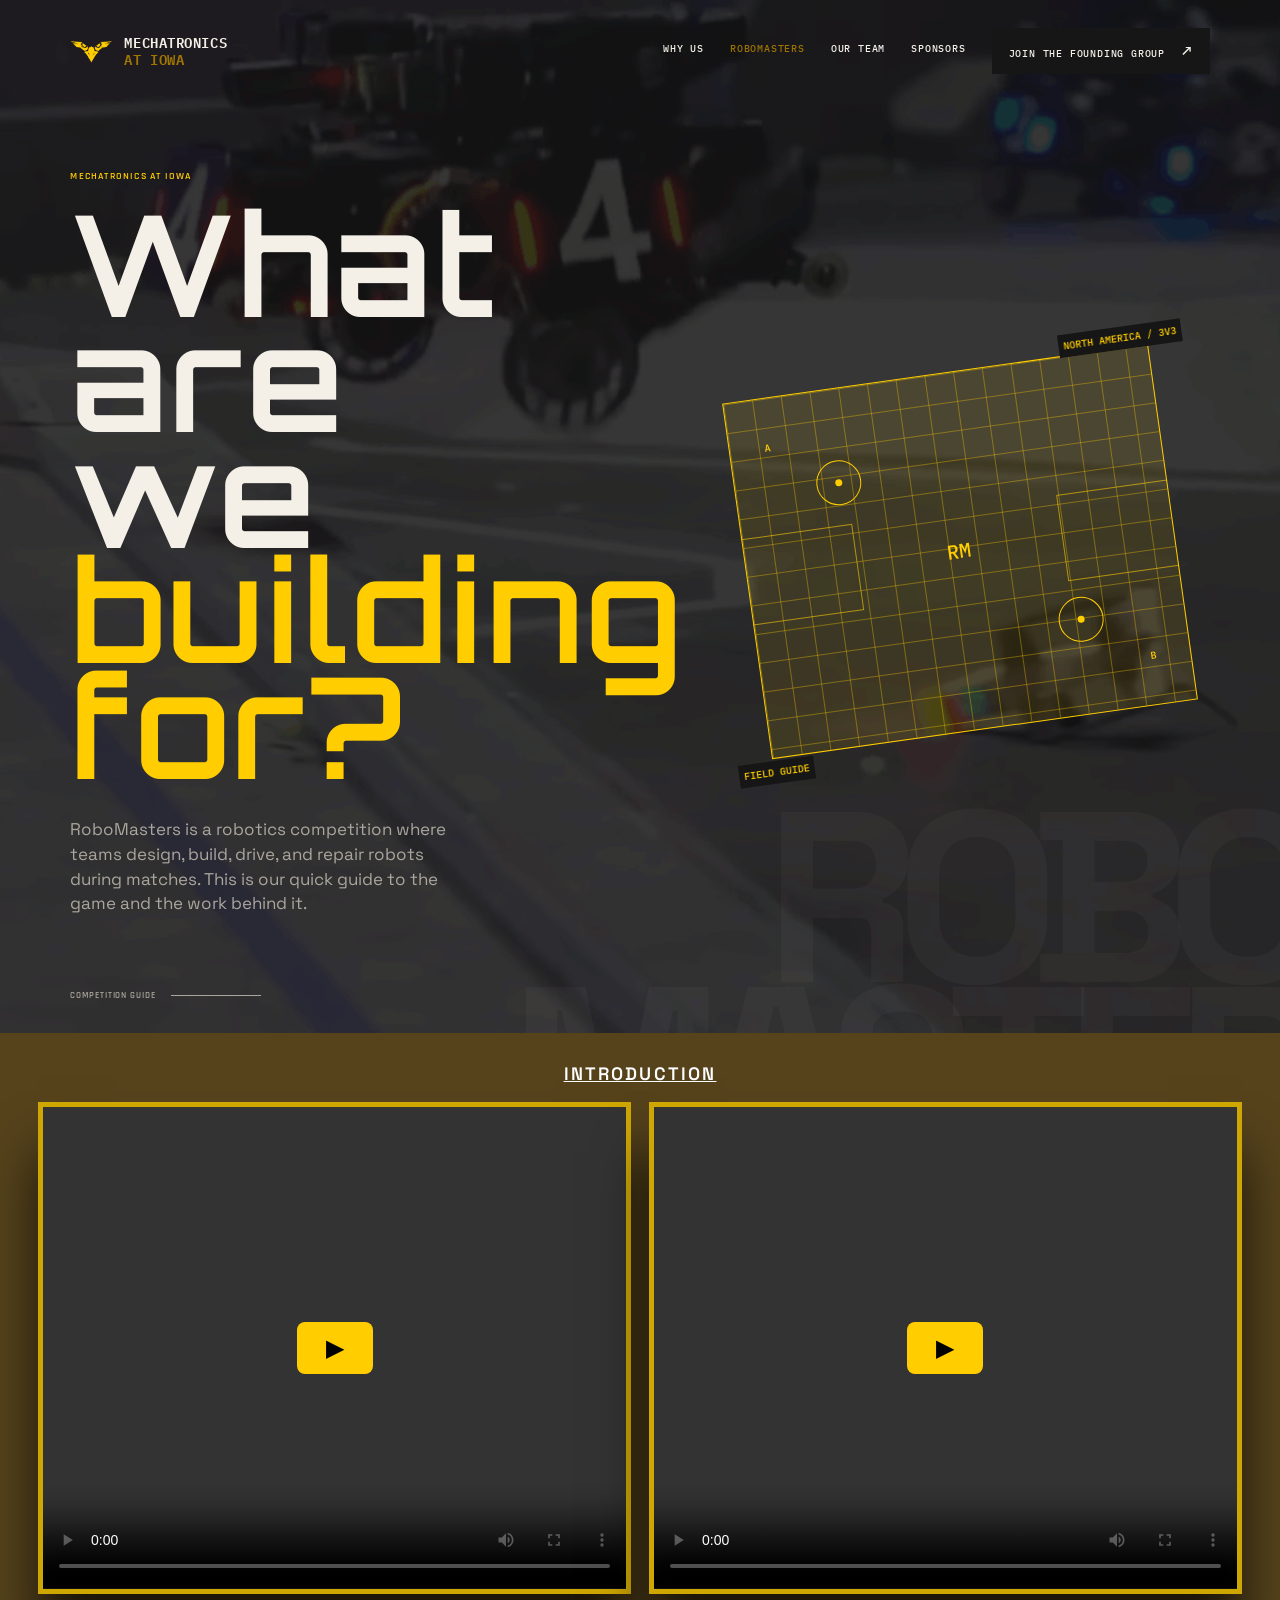
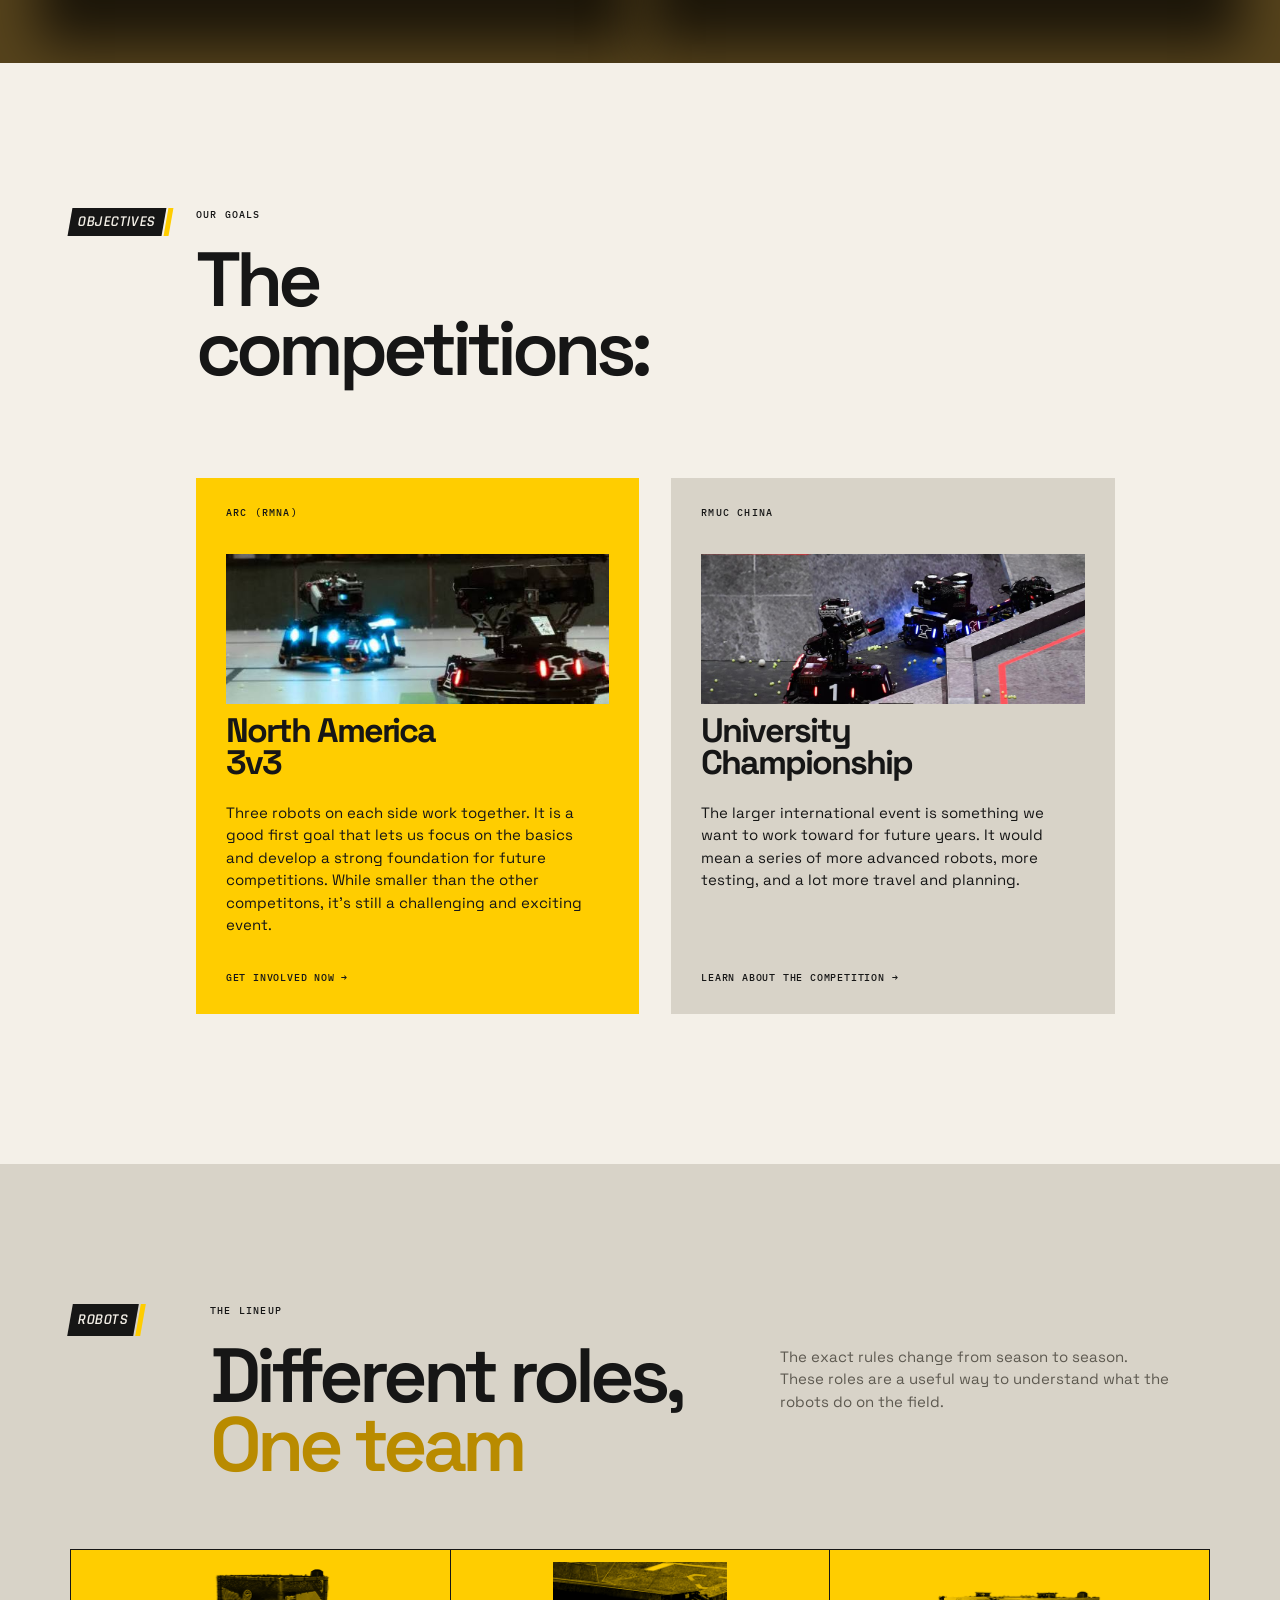
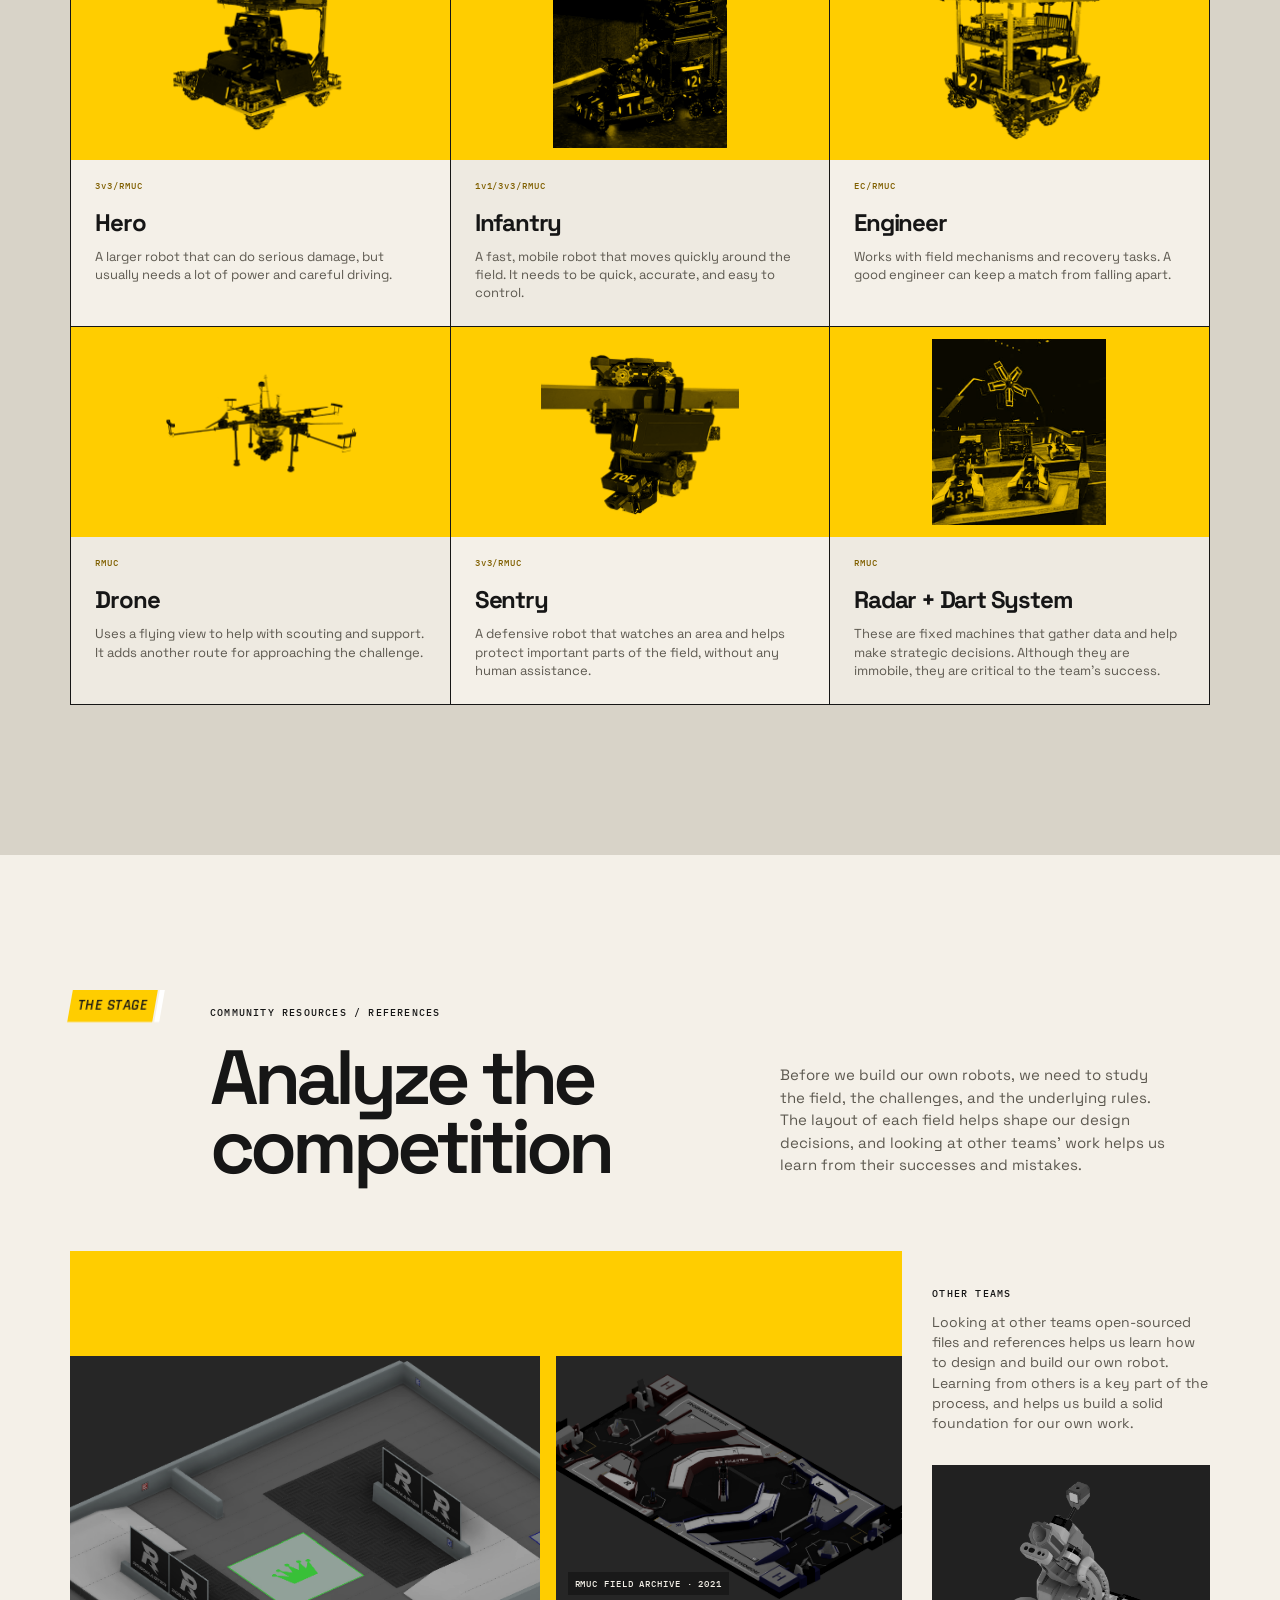
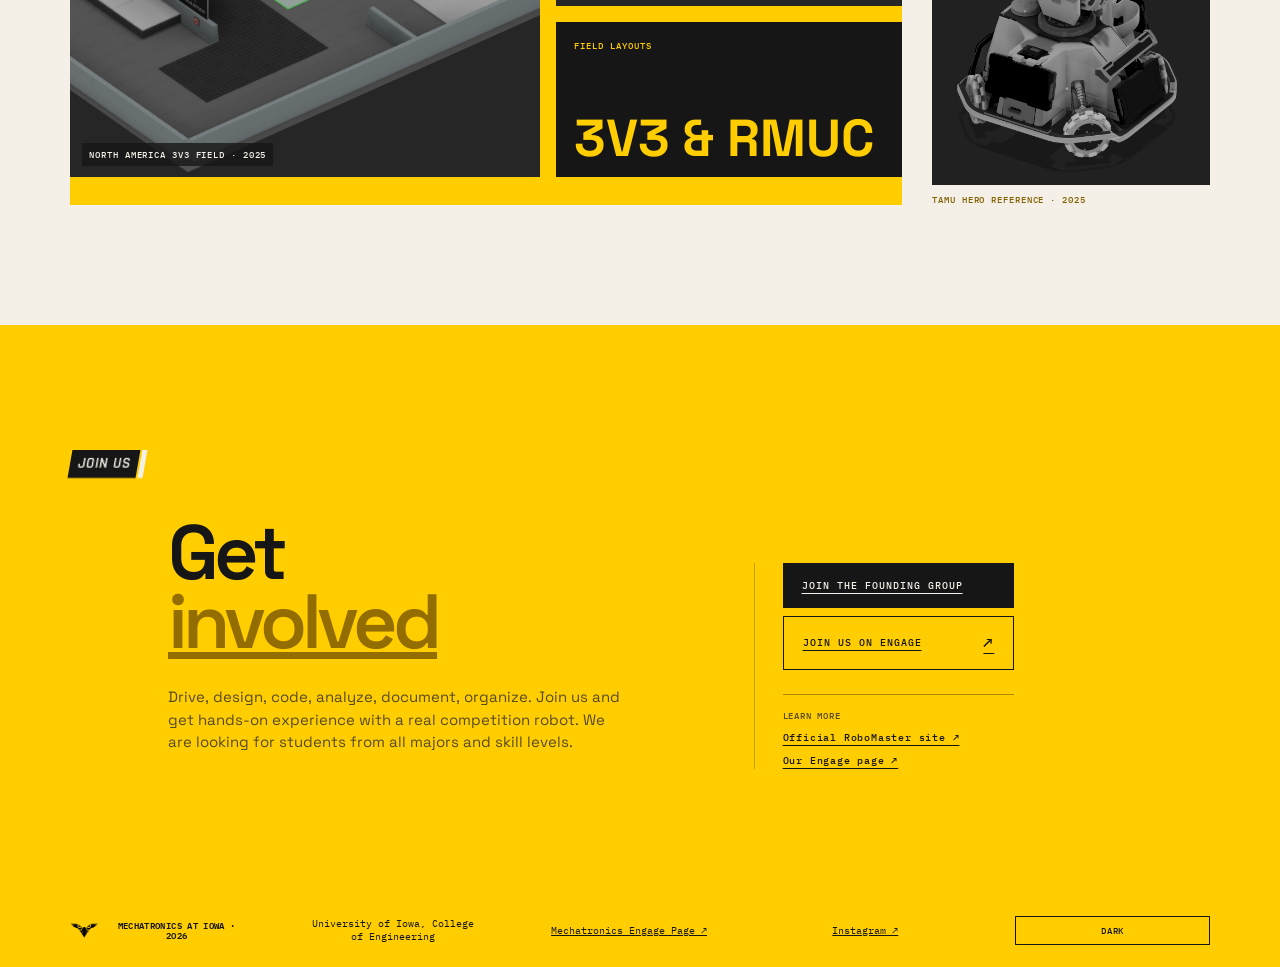
<file: competition.html>
<!doctype html>
<html lang="en">
<head>
  <link rel="icon" type="image/png" sizes="32x32" href="Logos/Mechatronics 32.png">
  <link rel="icon" type="image/png" sizes="16x16" href="Logos/Mechatronics 16.png">
  <meta charset="UTF-8">
  <meta name="viewport" content="width=device-width, initial-scale=1.0">
  <meta name="description" content="A student-written overview of RoboMasters, robot roles, field planning, and the PCB and electronics work behind a competition robot.">
  <title>RoboMasters | Mechatronics at Iowa</title>
  <link rel="preconnect" href="https://fonts.googleapis.com">
  <link rel="preconnect" href="https://fonts.gstatic.com" crossorigin>
  <link href="https://fonts.googleapis.com/css2?family=IBM+Plex+Mono:wght@400;500;600&family=Orbitron:wght@500;600;700&family=Rajdhani:wght@500;600;700&family=Space+Grotesk:wght@400;500;600;700&display=swap" rel="stylesheet">
  <link rel="stylesheet" href="styles.css">
  <link rel="stylesheet" href="competition.css">
</head>

<body>
  <header class="site-header competition-header">
    <a class="brand" href="index.html" aria-label="Mechatronics at Iowa home">
      <img src="Logos/Mechatronics Logo PNG.png" alt="Mechatronics at Iowa winged gear logo">
      <span>MECHATRONICS<br><b>AT IOWA</b></span>
    </a>

    <button class="menu-toggle" aria-label="Toggle navigation" aria-expanded="false">
      MENU <span></span>
    </button>

    <nav class="site-nav" aria-label="Main navigation">
      <a href="index.html#mission">Why us</a>
      <a class="active" href="competition.html">RoboMasters</a>
      <a href="index.html#build">Our team</a>
      <div class="nav-dropdown">
        <a class="nav-dropdown-toggle" href="sponsors.html">Sponsors</a>
        <div class="nav-dropdown-menu">
          <a href="sponsors.html">Our sponsors</a>
          <a href="support.html#give-now">Support us</a>
        </div>
      </div>
      <a class="nav-cta" href="index.html#join">
        Join the founding group <span>↗</span>
      </a>
    </nav>
  </header>

  <main>
    <section class="competition-hero section-grid">
      <div class="competition-hero-copy">
        <p class="eyebrow">
          <u>Mechatronics at Iowa</u>
        </p>

        <h1>What are we<br><em>building for?</em></h1>

        <p>
          RoboMasters is a robotics competition where teams design, build,
          drive, and repair robots during matches. This is our quick guide
          to the game and the work behind it.
        </p>
      </div>

      <div class="arena-diagram">
        <div class="arena-box">
          <span class="zone zone-a">A</span>
          <span class="zone zone-b">B</span>
          <span class="center-mark">RM</span>
          <span class="target target-one"></span>
          <span class="target target-two"></span>
        </div>

        <span class="diagram-label diagram-top">NORTH AMERICA / 3V3</span>
        <span class="diagram-label diagram-bottom">FIELD GUIDE</span>
      </div>

      <div class="hero-foot">
        <span>COMPETITION GUIDE</span>
        <span class="line"></span>
      </div>
    </section>

    <section class="competition-video-intro">
      <video class="competition-video-bg" autoplay muted loop playsinline aria-hidden="true">
        <source src="Content/Other Team_Comp Photos/Comp Introduction.mp4" type="video/mp4">
      </video>

      <div class="competition-video-overlay"></div> 
      <h2 class="competition-video-title"><u>INTRODUCTION</u></h2>
      
      <div class="competition-video-players">
        <div class="competition-video-player">
          <video controls playsinline preload="metadata">
            <source src="Content/Other Team_Comp Photos/Comp Introduction.mp4" type="video/mp4">
          </video>
          <button class="competition-video-play" type="button" aria-label="Play introduction video">
            <span aria-hidden="true">&#9654;</span>
          </button>
        </div>

        <div class="competition-video-player">
          <video controls playsinline preload="metadata">
            <source src="Content/Other Team_Comp Photos/RoboMaster RMUL 2021, 3v3 Competition Rule.mp4" type="video/mp4">
          </video>
          <button class="competition-video-play" type="button" aria-label="Play RoboMaster rules video">
            <span aria-hidden="true">&#9654;</span>
          </button>
        </div>
      </div>
    </section>

    <section class="route-section section-grid">
      <div class="section-index">OBJECTIVES</div>

      <div class="route-heading">
        <p class="eyebrow">Our goals</p>
        <h2>The<br>competitions:</h2>
      </div>

      <div class="route-card route-local">
        <p class="eyebrow">ARC (RMNA)</p>
        <h3>North America<br>3v3</h3>

        <p>
          Three robots on each side work together. It is a good first goal
          that lets us focus on the basics and develop a strong foundation for future competitions. While smaller than the other competitons, it's still a challenging and exciting event. 

        <a class="route-card-link" href="index.html#join">
          Get involved now →
        </a>
      </div>

      <div class="route-card route-china">
        <p class="eyebrow">RMUC China</p>
        <h3>University<br>Championship</h3>

        <p>
          The larger international event is something we want to work toward for future years.
          It would mean a series of more advanced robots, more testing, and a lot more travel and planning.
        </p>

        <a
          class="route-card-link"
          href="https://www.robomaster.com/en-US"
          target="_blank"
          rel="noreferrer"
        >
          Learn about the competition →
        </a>
      </div>
    </section>

    <section class="roles-section">
      <div class="competition-section-heading">
        <div class="section-index">ROBOTS</div>

        <div class="competition-section-title">
          <p class="eyebrow">The lineup</p>
          <h2>Different roles,<br><em>One team</em></h2>
        </div>

        <p class="competition-section-description">
          The exact rules change from season to season. These roles are a
          useful way to understand what the robots do on the field.
        </p>
      </div>

      <div class="role-grid">

        <article class="role-card role-hero">
          <div class="role-photo">
            <img src="Content/Robot Types/hero.png" alt="RoboMasters Hero robot">
          </div>
          <span class="role-code">3v3/RMUC</span>
          <h3>Hero</h3>
          <p>
            A larger robot that can do serious damage, but usually needs
            a lot of power and careful driving.
          </p>
        </article>

        <article class="role-card role-infantry">
          <div class="role-photo">
            <img src="Content/Robot Types/infantry.jpg" alt="RoboMasters Infantry robot">
          </div>
          <span class="role-code">1v1/3v3/RMUC</span>
          <h3>Infantry</h3>
          <p>
            A fast, mobile robot that moves quickly around the field. 
            It needs to be quick, accurate, and easy to control.
          </p>
        </article>

        <article class="role-card role-engineer">
          <div class="role-photo">
            <img src="Content/Robot Types/engineer.png" alt="RoboMasters Engineer robot">
          </div>
          <span class="role-code">EC/RMUC</span>
          <h3>Engineer</h3>
          <p>
            Works with field mechanisms and recovery tasks. A good engineer
            can keep a match from falling apart.
          </p>
        </article>

        <article class="role-card role-aerial">
          <div class="role-photo">
            <img src="Content/Robot Types/aerial.png" alt="RoboMasters Drone robot">
          </div>
          <span class="role-code">RMUC</span>
          <h3>Drone</h3>
          <p>
            Uses a flying view to help with scouting and support. It adds
            another route for approaching the challenge.
          </p>
        </article>

        <article class="role-card role-sentry">
          <div class="role-photo">
            <img src="Content/Robot Types/sentry.png" alt="RoboMasters Sentry robot">
          </div>
          <span class="role-code">3v3/RMUC</span>
          <h3>Sentry</h3>
          <p>
            A defensive robot that watches an area and helps protect
            important parts of the field, without any human assistance.
          </p>
        </article>

        <article class="role-card role-base">
          <div class="role-photo">
            <img src="Content/Robot Types/base-outpost.jpg" alt="RoboMasters competition arena">
          </div>
          <span class="role-code">RMUC</span>
          <h3>Radar + Dart System</h3>
          <p>
            These are fixed machines that gather data and help make strategic decisions. Although they are immobile, they are critical to the team’s success.
          </p>
        </article>

      </div>
    </section>

    <section class="build-lab">
      <div class="competition-section-heading">

        <div class="section-index">THE STAGE</div>

        <div class="competition-section-title">
          <p class="eyebrow">Community resources / References</p>
          <h2>Analyze the<br>competition</h2>
        </div>

        <p class="competition-section-description">
          Before we build our own robots, we need to study the field,
          the challenges, and the underlying rules. The layout of each field helps shape our design decisions, and looking at other teams’ work helps us learn from their successes and mistakes.

      </div>

      <div class="build-lab-content">

        <div class="field-collage" aria-label="RoboMasters field references">

          <figure class="collage-main">
            <img
              src="Content/Other Team_Comp Photos/3v3 2025.png"
              alt="2025 North American RoboMasters 3v3 field screenshot"
            >
            <figcaption>
              NORTH AMERICA 3V3 FIELD · 2025
            </figcaption>
          </figure>

          <figure class="collage-archive">
            <img
              src="Content/Other Team_Comp Photos/RMUC Field 2021.png"
              alt="2021 RoboMaster University Championship field screenshot"
            >
            <figcaption>
              RMUC FIELD ARCHIVE · 2021
            </figcaption>
          </figure>

          <div class="collage-note">
            <span>FIELD LAYOUTS</span>
            <strong>3V3 & RMUC</strong>
          </div>

        </div>

        <aside class="team-reference">
          <p class="eyebrow">Other teams</p>

          <p class="team-reference-copy">
            Looking at other teams open-sourced files and references helps us learn how to design and build our own robot. Learning from others is a key part of the process, and helps us build a solid foundation for our own work.
          </p>
          <img
            src="Content/Other Team_Comp Photos/TAMU Hero 2025.png"
            alt="Texas A&M RoboMaster Hero robot screenshot"
          >

          <p>TAMU HERO REFERENCE · 2025</p>
        </aside>

      </div>
    </section>

    <section class="competition-join section-grid">
      <p class="section-index">JOIN US</p>

      <div>
        <h2>Get<br><em><u>involved</u></em></h2>

        <p>
          Drive, design, code, analyze, document, organize. Join us and get hands-on experience with a real competition robot. We are looking for students from all majors and skill levels.
        </p>
      </div>

      <div class="source-note">

        <div class="competition-role-actions">
          <a class="button button-dark" href="index.html#join">
            Join the founding group
          </a>

          <a
            class="button button-primary"
            href="https://uiowa.campuslabs.com/engage/organization/mechatronicsatiowa"
            target="_blank"
            rel="noreferrer"
          >
            Join us on Engage <span>↗</span>
          </a>
        </div>

        <div class="source-links">
          <span>LEARN MORE</span>

          <a
            href="https://www.robomaster.com/en-US"
            target="_blank"
            rel="noreferrer"
          >
            Official RoboMaster site ↗
          </a>

          <a
            href="https://uiowa.campuslabs.com/engage/organization/mechatronicsatiowa"
            target="_blank"
            rel="noreferrer"
          >
            Our Engage page ↗
          </a>
        </div>

      </div>
    </section>

  </main>

  <footer class="site-footer">
    <a class="brand" href="index.html">
      <img src="Logos/Mechatronics Logo PNG.png" alt="">
      <span>MECHATRONICS AT IOWA · 2026</span>
    </a>

    <p>University of Iowa, College of Engineering</p>

    <a
      class="footer-link"
      href="https://uiowa.campuslabs.com/engage/organization/mechatronicsatiowa"
      target="_blank"
      rel="noreferrer"
    >
      <u>Mechatronics Engage Page ↗</u>
    </a>
    <a
      class="footer-link"
      href="https://www.instagram.com/mechatronics_at_iowa/"
      target="_blank"
      rel="noreferrer"
    >
      <u>Instagram ↗</u>
    </a>
    <button class="theme-toggle" type="button" aria-label="Enable dark mode" aria-pressed="false">DARK</button>
  </footer>

  <script src="script.js"></script>
</body>
</html>
</file>
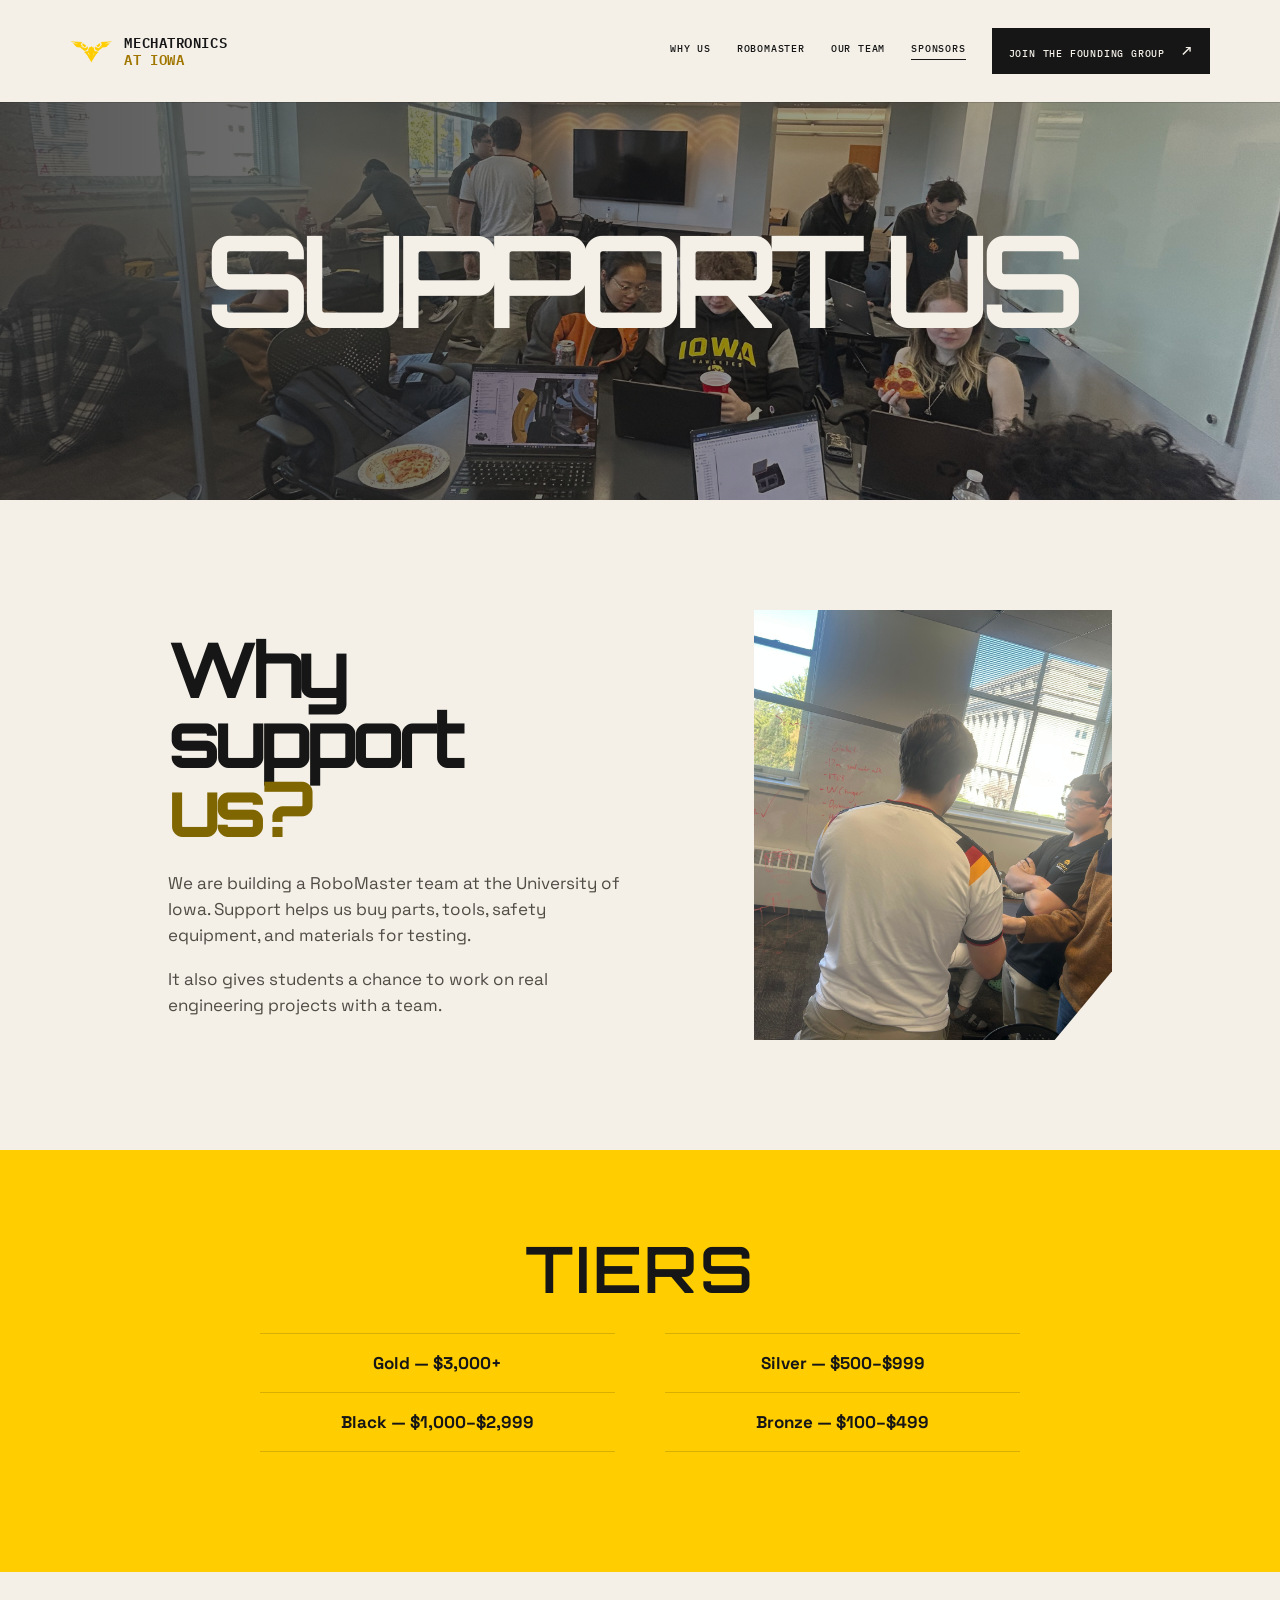
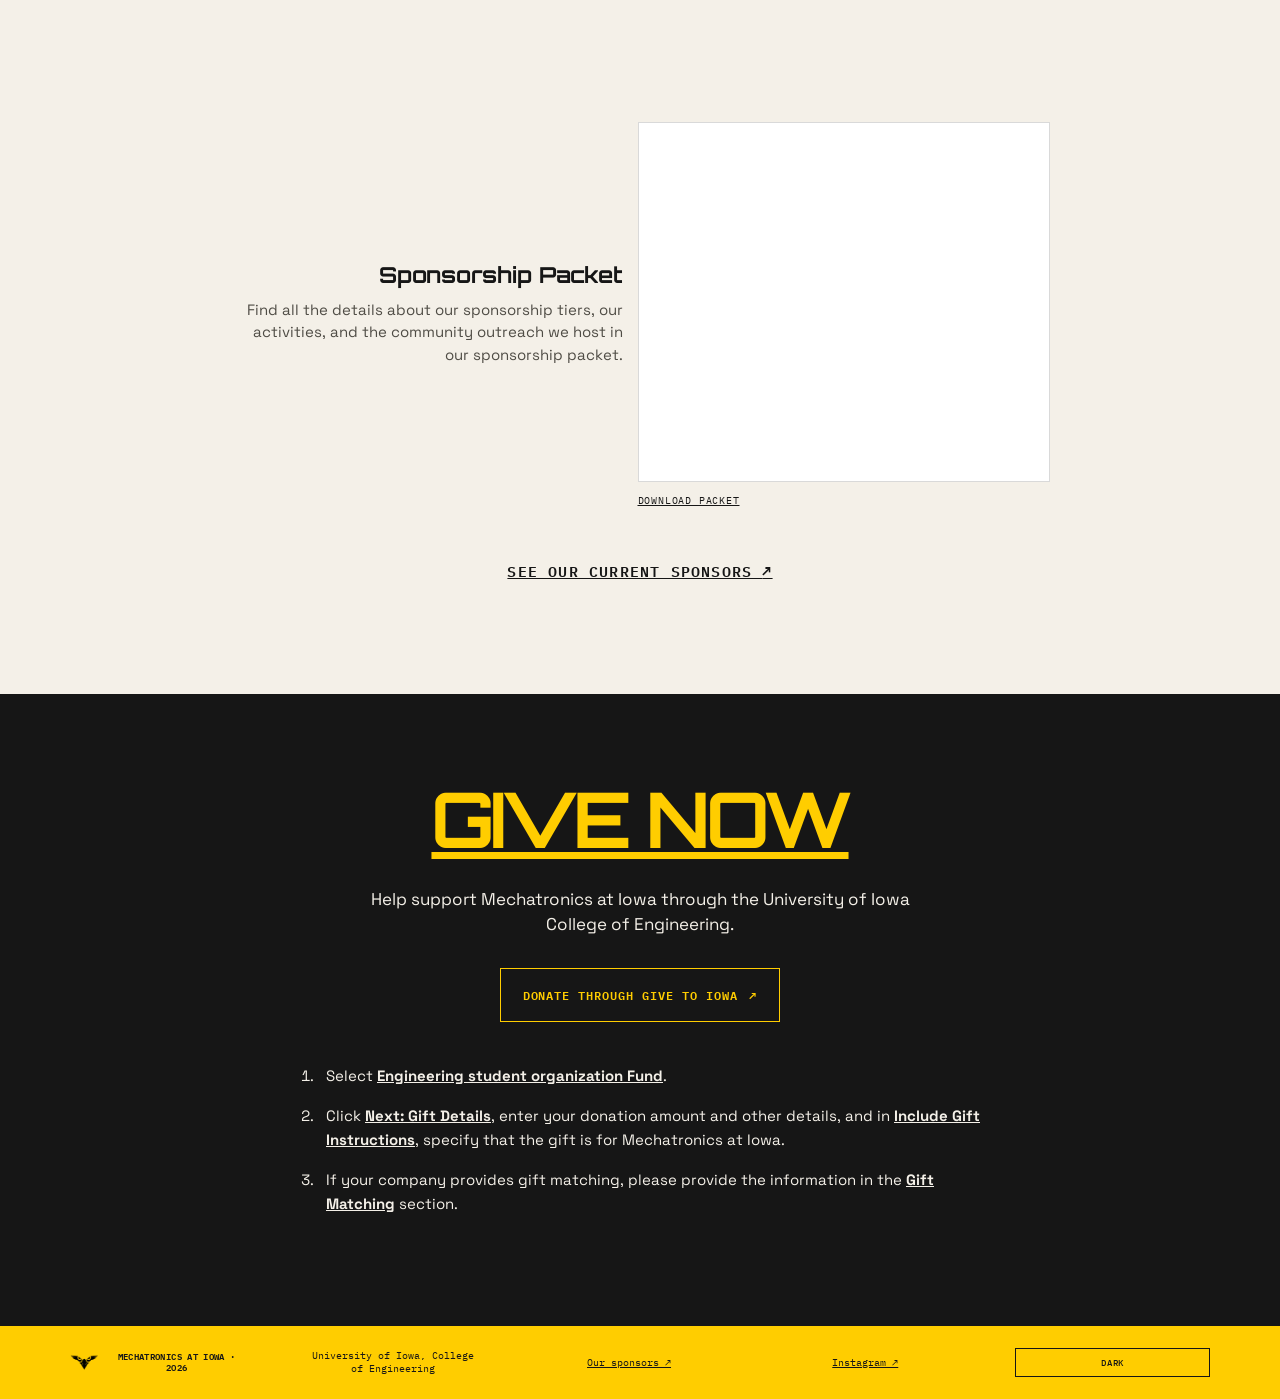
<file: support.html>
<!doctype html>
<html lang="en">
<head>
  <link rel="icon" type="image/png" sizes="32x32" href="Logos/Mechatronics 32.png">
  <link rel="icon" type="image/png" sizes="16x16" href="Logos/Mechatronics 16.png">
  <meta charset="UTF-8">
  <meta name="viewport" content="width=device-width, initial-scale=1.0">
  <meta name="description" content="Support Mechatronics at Iowa as we build a RoboMaster team.">
  <title>Support Us | Mechatronics at Iowa</title>
  <link rel="preconnect" href="https://fonts.googleapis.com">
  <link rel="preconnect" href="https://fonts.gstatic.com" crossorigin>
  <link href="https://fonts.googleapis.com/css2?family=IBM+Plex+Mono:wght@400;500;600&family=Orbitron:wght@500;600;700&family=Rajdhani:wght@500;600;700&family=Space+Grotesk:wght@400;500;600;700&family=Zilla+Slab:wght@700&display=swap" rel="stylesheet">
  <link rel="stylesheet" href="styles.css">
</head>
<body class="resource-page support-page">
  <header class="site-header">
    <a class="brand" href="index.html" aria-label="Mechatronics at Iowa home">
      <img src="Logos/Mechatronics Logo PNG.png" alt="Mechatronics at Iowa winged gear logo">
      <span>MECHATRONICS<br><b>AT IOWA</b></span>
    </a>
    <button class="menu-toggle" aria-label="Toggle navigation" aria-expanded="false">MENU <span></span></button>
    <nav class="site-nav" aria-label="Main navigation">
      <a href="index.html#mission">Why us</a>
      <a href="competition.html">RoboMaster</a>
      <a href="index.html#build">Our team</a>
      <div class="nav-dropdown">
        <a class="nav-dropdown-toggle active" href="sponsors.html">Sponsors</a>
        <div class="nav-dropdown-menu">
          <a href="sponsors.html">Our sponsors</a>
          <a class="active" href="support.html">Support us</a>
        </div>
      </div>
      <a class="nav-cta" href="index.html#join">Join the founding group <span>↗</span></a>
    </nav>
  </header>

  <main>
    <section class="support-hero">
      <h1>Support us</h1>
    </section>

    <section class="support-why section-grid">
      <div class="support-why-copy">
        <h2>Why support<br><em>us?</em></h2>
        <p>We are building a RoboMaster team at the University of Iowa. Support helps us buy parts, tools, safety equipment, and materials for testing.</p>
        <p>It also gives students a chance to work on real engineering projects with a team.</p>
      </div>
      <img class="support-why-image" src="Content/Team Photos/Whiteboarding.jpg" alt="Mechatronics students working together">
    </section>

    <section class="support-tiers">
      <h2>TIERS</h2>
      <ul>
        <li><strong>Gold — $3,000+</strong></li>
        <li><strong>Silver — $500–$999</strong></li>
        <li><strong>Black — $1,000–$2,999</strong></li>
        <li><strong>Bronze — $100–$499</strong></li>
      </ul>
    </section>
    <section class="support-packet-section">
      <div class="support-packet">
        <div class="support-packet-copy">
          <h3>Sponsorship Packet</h3>
          <p>Find all the details about our sponsorship tiers, our activities, and the community outreach we host in our sponsorship packet.</p>
        </div>
        <div class="support-packet-viewer">
          <iframe
            src="Content/Files/Mechatronics%20at%20Iowa%20Sponsor%20Packet.pdf"
            title="Mechatronics at Iowa sponsorship packet">
          </iframe>
          <a class="support-packet-download" href="Content/Files/Mechatronics%20at%20Iowa%20Sponsor%20Packet.pdf" download="Mechatronics-at-Iowa-Sponsor-Packet.pdf">
            Download Packet
          </a>
        </div>
      </div>
      <a class="support-sponsors-link" href="sponsors.html">See our current sponsors <span>↗</span></a>
    </section>
    <section class="give-now" id="give-now" aria-labelledby="give-now-heading">
      <h2 id="give-now-heading"><b><u>GIVE NOW</u></b></h2>
      <p class="give-now-copy">Help support Mechatronics at Iowa through the University of Iowa College of Engineering.</p>
      <a class="give-now-button" href="https://givetoiowa.org/engineering" target="_blank" rel="noopener noreferrer">
        Donate through Give to Iowa <span>↗</span>
      </a>
      <ol class="give-now-instructions">
        <li>Select <strong>Engineering student organization Fund</strong>.</li>
        <li>
          Click <strong>Next: Gift Details</strong>, enter your donation amount and other details,
          and in <strong>Include Gift Instructions</strong>, specify that the gift is for
          Mechatronics at Iowa.
        </li>
        <li>If your company provides gift matching, please provide the information in the <strong>Gift Matching</strong> section.</li>
      </ol>
    </section>
  </main>

  <footer class="site-footer">
    <a class="brand" href="index.html">
      <img src="Logos/Mechatronics Logo PNG.png" alt="">
      <span>MECHATRONICS AT IOWA · 2026</span>
    </a>
    <p>University of Iowa, College of Engineering</p>
    <a class="footer-link" href="sponsors.html"><u>Our sponsors ↗</u></a>
    <a class="footer-link" href="https://www.instagram.com/mechatronics_at_iowa/" target="_blank" rel="noreferrer"><u>Instagram ↗</u></a>
    <button class="theme-toggle" type="button" aria-label="Enable dark mode" aria-pressed="false">DARK</button>
  </footer>
  <script src="script.js"></script>
</body>
</html>
</file>
<file: styles.css>
body .other-views-lede {
  grid-column: 8 / 12;
  padding-top: 42px;
  color: #5d5950;
  font-size: 15px;
  line-height: 1.6;
  max-width: 540px;
  margin: 0;
}

@media (max-width: 700px) {
  body .other-views-lede {
    grid-column: 1 / 5;
    padding-top: 0;
    margin: 0 0 35px;
  }
}

body .intro {
  background: linear-gradient(rgba(244,240,232,.84), rgba(244,240,232,.84)),
    url('Content/Misc Photos/Electronics Session.jpg') center / cover;
}

body .build {
  background: linear-gradient(rgba(22,22,22,.78), rgba(128,102,0,.574)),
    url('Content/Other Team_Comp Photos/TAMU Hero 2025.png') center / cover;
}

body .sponsors {
  background: linear-gradient(rgba(251,251,249,.681), rgb(172,149,54)),
    url('Content/Misc Photos/BlockI.jpg') center / cover;
}

body .join {
  background: linear-gradient(rgba(35,35,35,.84), rgba(78,78,78,.84)),
    url('Content/Other Team_Comp Photos/VisionDemo.gif') center / cover;
}

.competition-photo-marquee {
  overflow: hidden;
  padding: 44px 0;
  background: var(--ink);
}

.competition-photo-track {
  display: flex;
  width: max-content;
  animation: competition-photo-scroll 42s linear infinite;
}

.competition-photo-group {
  display: flex;
  gap: 14px;
  padding-right: 14px;
}

.competition-photo-group img {
  display: block;
  width: 260px;
  height: 140px;
  object-fit: cover;
  border: 1px solid rgba(244,240,232,.3);
}

.competition-photo-marquee:hover .competition-photo-track {
  animation-play-state: paused;
}

@keyframes competition-photo-scroll {
  to {
    transform: translateX(-50%);
  }
}

.competition-photo-group img {
  cursor: zoom-in;
}

.photo-lightbox {
  width: min(92vw, 1100px);
  max-width: none;
  max-height: 90vh;
  padding: 0;
  border: 1px solid var(--paper);
  background: var(--ink);
}

.photo-lightbox::backdrop {
  background: rgba(0,0,0,.82);
}

.photo-lightbox img {
  display: block;
  width: 100%;
  max-height: 90vh;
  object-fit: contain;
}

.photo-lightbox-close {
  position: absolute;
  top: 10px;
  right: 10px;
  z-index: 1;
  width: 34px;
  height: 34px;
  border: 1px solid var(--paper);
  background: rgba(22,22,22,.8);
  color: var(--paper);
  font-size: 25px;
  line-height: 1;
  cursor: pointer;
}

@media (prefers-reduced-motion: reduce) {
  .competition-photo-track {
    animation: none;
  }
}

@media (max-width: 1050px) {
  body .site-header {
    padding: 16px 6vw;
    background: var(--paper);
    color: var(--ink);
    box-shadow: 0 1px 0 var(--line);
  }

  body .brand {
    gap: 8px;
  }

  body .brand img {
    width: 34px;
    height: 34px;
  }

  body .menu-toggle {
    display: inline-flex;
    align-items: center;
    gap: 9px;
    padding: 10px 0;
    color: inherit;
    cursor: pointer;
  }

  body .site-nav {
    display: none;
    position: absolute;
    top: 100%;
    left: 6vw;
    right: 6vw;
    flex-direction: column;
    align-items: stretch;
    gap: 20px;
    margin-right: 0;
    padding: 20px;
    background: var(--ink);
    color: var(--paper);
    box-shadow: 0 10px 20px rgba(22,22,22,.12);
  }

  body .site-nav.open {
    display: flex;
  }
}

@media (max-width: 700px) {
  body {
    overflow-x: hidden;
  }

  body .site-header {
    min-height: 64px;
    padding: 12px 6vw;
    background: var(--paper);
    color: var(--ink);
    box-shadow: 0 1px 0 var(--line);
  }

  body .site-header.scrolled {
    min-height: 52px;
    padding-top: 8px;
    padding-bottom: 8px;
  }

  body .site-header .brand {
    gap: 8px;
    font-size: 11px;
  }

  body .brand img {
    width: 40px;
    height: 40px;
  }

  body .site-header.scrolled .brand img {
    width: 36px;
    height: 36px;
  }

  .competition-photo-marquee {
    padding: 28px 0;
  }

  .competition-photo-group {
    gap: 10px;
    padding-right: 10px;
  }

  .competition-photo-group img {
    width: 190px;
    height: 125px;
  }

  .photo-lightbox {
    width: 94vw;
  }

  body .menu-toggle {
    display: inline-flex;
    align-items: center;
    gap: 9px;
    padding: 10px 0;
    color: inherit;
    cursor: pointer;
  }

  body .menu-toggle span,
  body .menu-toggle span::before,
  body .menu-toggle span::after {
    display: block;
    width: 18px;
    height: 1px;
    background: currentColor;
  }

  body .menu-toggle span {
    position: relative;
  }

  body .menu-toggle span::before,
  body .menu-toggle span::after {
    content: '';
    position: absolute;
    left: 0;
  }

  body .menu-toggle span::before {
    top: -5px;
  }

  body .menu-toggle span::after {
    top: 5px;
  }

  body .site-nav {
    top: 100%;
    left: 6vw;
    right: 6vw;
    width: auto;
    margin-right: 0;
    padding: 20px;
    box-shadow: 0 10px 20px rgba(22,22,22,.12);
  }

  body h1 {
    font-size: clamp(48px, 14vw, 72px);
    line-height: .86;
    margin-bottom: 30px;
  }

  body h2 {
    font-size: clamp(42px, 13vw, 64px);
  }

  body .hero {
    display: grid;
    grid-template-columns: repeat(4, 1fr);
    min-height: 0;
    padding-top: 78px;
    padding-bottom: 78px;
    align-items: start;
  }

  body .hero-copy {
    display: contents;
    width: 100%;
    padding-bottom: 0;
  }

  body .hero-copy > * {
    position: relative;
    z-index: 1;
  }

  body .hero-visual,
  body .hero-foot {
    position: relative;
    z-index: 1;
  }

  body .hero-copy .eyebrow {
    grid-column: 1 / 5;
    grid-row: 1;
    text-align: center;
    margin-bottom: 52px;
  }

  body .hero h1 {
    grid-column: 1 / 5;
    grid-row: 3;
  }

  body .hero h1 + .hero-subtitle {
    grid-column: 1 / 5;
    grid-row: 4;
  }

  body .hero-lede {
    grid-column: 1 / 5;
    grid-row: 5;
  }

  body .hero-actions {
    grid-column: 1 / 5;
    grid-row: 6;
  }

  body .hero-actions {
    flex-direction: column;
    align-items: flex-start;
    gap: 18px;
  }

  body .hero-visual {
    grid-column: 1 / 5;
    grid-row: 2;
    width: 82vw;
    margin: 0 auto 52px;
  }

  body .hero-foot {
    grid-column: 1 / 5;
    grid-row: 7;
    position: relative;
    left: auto;
    right: auto;
    bottom: auto;
    width: 100%;
    margin-top: 28px;
    padding-top: 16px;
    border-top: 1px solid rgba(243,240,232,.72);
    justify-content: space-between;
  }

  body .hero-actions .text-link {
    position: static;
    padding-right: 0;
    background: none;
  }

  body .other-photo-grid {
    grid-template-columns: repeat(2, 1fr);
    grid-row: auto;
    margin-top: 0;
  }
}

@media (min-width: 701px) {
  body .other-photo-grid {
    grid-column: 1 / 13;
    grid-row: 2;
    grid-template-columns: repeat(4, 1fr);
    margin-top: 70px;
  }

  body .other-photo-grid figure {
    aspect-ratio: 1.45;
  }
}

@media (max-width: 700px) {
  body .site-nav {
    margin-right: 0;
  }

  body .field-collage {
    padding-top: 70px;
  }

  body .field-collage .section-index,
  body .field-collage-copy,
  body .field-collage-body {
    grid-column: 1 / 5;
  }

  body .field-collage-copy {
    margin-bottom: 10px;
  }

  body .field-collage-body {
    padding-top: 0;
  }

  body .field-mosaic {
    grid-template-columns: 1fr 1fr;
    gap: 9px;
    margin: 55px 6vw 0;
  }

  body .field-image-main {
    grid-column: 1 / 3;
    height: 250px;
  }

  body .field-image-secondary,
  body .field-image-tertiary {
    height: 155px;
    transform: none;
  }

  body .field-notes {
    margin: 45px 6vw 0;
    font-size: 7px;
  }

  body .field-notes span:nth-child(2) {
    display: none;
  }

  body .other-views {
    padding-top: 80px;
    padding-bottom: 80px;
  }

  body .other-views .section-index,
  body .other-views-heading,
  body .other-photo-grid {
    grid-column: 1 / 5;
  }

  body .other-views-heading {
    margin-bottom: 35px;
  }

  body .other-photo-grid {
    gap: 9px;
  }

  body .other-photo-grid figure {
    aspect-ratio: 1;
  }
}

@media (min-width: 701px) {
  body .intro {
    display: flex;
    flex-direction: column;
    align-items: center;
    position: relative;
    text-align: center;
  }

  body .intro .section-index {
    position: absolute;
    top: 145px;
    left: 6vw;
    transform: skewX(-10deg);
  }

  body .hero-copy {
    grid-column: 2 / 8;
  }

  body .intro .section-index,
  body .build .section-index,
  body .field-collage-heading .section-index,
  body .other-views .section-index,
  body .sponsors .section-index {
    grid-column: 1 / 2;
  }

  body .intro-heading,
  body .build-intro,
  body .sponsor-copy,
  body .competition-preview-copy,
  body .field-collage-copy,
  body .other-views-heading,
  body .route-heading,
  body .roles-heading > div:nth-child(2),
  body .build-lab-copy,
  body .competition-join > div:nth-child(2) {
    grid-column: 2 / 7;
  }

  body .intro-heading {
    width: min(760px, 100%);
  }

  body .intro-body,
  body .sponsor-body,
  body .competition-preview-body,
  body .field-collage-body,
  body .join-copy,
  body .join-detail,
  body .roles-heading > p,
  body .build-lab-copy > p:last-child,
  body .competition-join > .source-note {
    grid-column: 8 / 11;
  }

  body .intro-body {
    width: min(1050px, calc(100vw - 12vw));
    max-width: none;
    padding-top: 28px;
    text-align: center;
  }

  body .join .button {
    grid-column: 3 / 6;
  }

  body .intro-body,
  body .sponsor-body,
  body .competition-preview-body,
  body .field-collage-body,
  body .join-copy,
  body .join-detail,
  body .roles-heading > p {
    grid-column: 8 / 11;
  }

  body .field-mosaic {
    grid-template-columns: 1.25fr .9fr .9fr;
    gap: 12px;
    margin-top: 72px;
  }

  body .field-image-main {
    height: 350px;
  }

  body .field-image-secondary {
    height: 250px;
    transform: none;
  }

  body .field-image-tertiary {
    height: 250px;
    transform: none;
  }

  body .field-collage-heading .section-index {
    grid-column: 1 / 2;
  }

  body .field-collage-heading .field-collage-copy {
    grid-column: 2 / 7;
  }

  body .field-collage-heading .field-collage-body {
    grid-column: 8 / 11;
  }

  body .join h2 {
    grid-column: 3 / 7;
    text-align: center;
  }

  body .join .button {
    grid-column: 8 / 12;
    padding: 21px 28px;
    font-size: 11px;
  }

  body .join-copy {
    grid-column: 7 / 11;
    margin-top: 0;
    justify-self: start;
    width: 100%;
    max-width: 520px;
  }

  body .join-detail {
    grid-column: 2 / 12;
    justify-self: center;
  }
}

:root {
  --ink: #161616;
  --paper: #f4f0e8;
  --yellow: #ffcd00;
  --muted: #716f69;
  --line: rgba(22,22,22,.16);
  --mono: 'IBM Plex Mono', monospace;
  --display: 'Space Grotesk', sans-serif;
}

body.dark-mode .site-header {
  background: #17191b;
  color: #f3f0e8;
  box-shadow: 0 1px 0 rgba(243,240,232,.2);
}

body.dark-mode .site-header .brand b {
  color: #ffd447;
}

body.dark-mode .site-nav {
  background: transparent;
  color: #f3f0e8;
}

body.dark-mode .site-nav .nav-cta {
  background: #ffcd00;
  color: #161616;
}

body.dark-mode .site-nav .nav-cta:hover,
body.dark-mode .site-nav .nav-cta:focus-visible {
  background: #ffe066;
}

@media (max-width: 700px) {
  body.dark-mode .site-nav.open {
    background: rgba(23,25,27,.96);
    box-shadow: 0 8px 20px rgba(0,0,0,.24);
  }
}

body.dark-mode .site-footer {
  background: #0e1011;
  color: #f3f0e8;
}

body.dark-mode .site-footer p {
  color: #f3f0e8;
}

body.dark-mode .site-footer .brand b {
  color: #ffd447;
}

body.dark-mode .site-footer .footer-link {
  color: #d6d1c7;
}

.site-footer {
  display: grid;
  grid-template-columns: repeat(5, max-content);
  justify-content: center;
  align-items: center;
  gap: clamp(24px, 5vw, 82px);
}

.site-footer .theme-toggle {
  margin-left: 0;
}

.site-footer p {
  text-align: center;
}

@media (max-width: 700px) {
  .site-footer {
    grid-template-columns: 1fr;
    align-items: center;
    justify-items: center;
    gap: 16px;
  }

  .site-footer .brand,
  .site-footer p {
    grid-column: auto;
  }

  .site-footer p {
    text-align: center;
  }

  .site-footer .footer-link {
    grid-column: auto;
    grid-row: auto;
    text-align: center;
  }

  .site-footer .theme-toggle {
    display: none;
  }
}

body.dark-mode .join {
  background-color: #111315;
  background-image: linear-gradient(rgba(8,9,10,.94), rgba(22,22,20,.94)),
    url('Content/Other Team_Comp Photos/VisionDemo.gif');
  color: #f3f0e8;
}
body.dark-mode .site-footer .brand img {
  filter: brightness(0) invert(1);
}

body.dark-mode .join-copy {
  background-color: rgba(255,212,71,.14);
  color: #e7e2d8;
}

body.dark-mode .sponsors {
  background-color: #1d2022;
  background-image: linear-gradient(rgba(29,32,34,.9), rgba(29,32,34,.9)),
    url('Content/Misc Photos/BlockI.jpg');
  color: #f3f0e8;
}

body.dark-mode .sponsors .section-index {
  background: #ffd447;
  color: #161616;
  --badge-accent: #f3f0e8;
}

body.dark-mode .sponsor-copy .eyebrow,
body.dark-mode .sponsor-copy h2 em {
  color: #ffd447;
}

body.dark-mode .sponsor-body {
  border-color: rgba(243,240,232,.24);
  background: rgba(17,19,21,.35);
}

body.dark-mode .sponsor-body > p,
body.dark-mode .sponsor-body .arrow-link {
  color: #e2ddd3;
}

body.dark-mode .sponsor-note {
  border-color: rgba(243,240,232,.24);
  color: #d1ccc2;
}

body.dark-mode .sponsor-note span {
  color: #aaa69d;
}

body.dark-mode .hero {
  color: #f3f0e8;
  background-color: #17191b;
  background-image: linear-gradient(rgba(243,240,232,.08) 1px, transparent 1px),
    linear-gradient(90deg, rgba(243,240,232,.08) 1px, transparent 1px);
}

body.dark-mode .hero .hero-lede,
body.dark-mode .hero .eyebrow {
  color: #c9c5bb;
}

body.dark-mode .intro {
  color: #f3f0e8;
  background-image: linear-gradient(rgba(23,25,27,.88), rgba(23,25,27,.88)),
    url('Content/Misc Photos/Electronics Session.jpg');
}

body.dark-mode .intro-body p,
body.dark-mode .intro-body .arrow-link {
  color: #d6d1c7;
}

body.dark-mode .intro-body p a {
  color: var(--yellow);
}

body.dark-mode .intro-body p a:hover,
body.dark-mode .intro-body p a:focus-visible {
  color: var(--paper);
}

body.dark-mode .intro-body {
  background: rgba(255,212,71,.12);
}

body.dark-mode .hero h1 em,
body.dark-mode .intro-heading h2 span,
body.dark-mode .other-views-heading h2 em {
  color: #ffd447;
}

body.dark-mode .hero-actions .button-primary {
  background: #ffd447;
  border-color: #161616;
  color: #161616;
}

body.dark-mode .iowa-wordmark {
  -webkit-text-stroke-color: #161616;
}

body.dark-mode .hero-visual::before {
  border-color: rgba(243,240,232,.72);
}

.home-page h1,
.home-page h2,
.home-page h3 {
  font-family: 'Orbitron', sans-serif;
}

.resource-page.sponsors-page .site-header {
  color: var(--paper);
  background: transparent;
  box-shadow: none;
}

.resource-page.sponsors-page .site-header.scrolled {
  color: var(--ink);
  background: var(--paper);
  box-shadow: 0 1px 0 var(--line);
}

.sponsors-hero {
  min-height: 500px;
  box-sizing: border-box;
  display: grid;
  place-items: center;
  padding: 150px 6vw 90px;
  background:
    linear-gradient(rgba(22,22,22,.48), rgba(22,22,22,.58)),
    url('Content/Team Photos/Students.jpg') center / cover;
  color: var(--paper);
  text-align: center;
}

.sponsors-hero h1 {
  margin: 0;
  font-family: 'Orbitron', sans-serif;
  font-size: clamp(64px, 10vw, 140px);
  line-height: .9;
  letter-spacing: -.08em;
  text-transform: uppercase;
}

.sponsors-directory {
  max-width: 900px;
  margin: 0 auto;
  padding: 110px 6vw 140px;
}

.sponsors-directory h2 {
  margin: 0 0 40px;
  font-size: clamp(40px, 5vw, 68px);
  font-family: 'Orbitron', sans-serif;
  font-weight: 700;
  letter-spacing: -.05em;
  text-align: center;
  text-transform: uppercase;
}

.sponsor-tier-sections {
  display: grid;
  gap: 32px;
}

.sponsor-tier-section {
  min-height: 230px;
  padding: 0 0 32px;
  border-bottom: 1px solid var(--line);
}

.sponsor-tier-section .section-index {
  grid-column: auto;
  width: 260px;
  margin-bottom: 30px;
  background: var(--ink);
  color: var(--paper);
  --badge-accent: var(--tier-accent);
  font-family: 'Orbitron', sans-serif;
  font-size: 15px;
}

.sponsor-tier-content {
  min-height: 110px;
  margin-left: 0;
  padding: 18px 0;
  color: #6f6a60;
  font: 500 11px var(--mono);
  letter-spacing: .08em;
  text-transform: uppercase;
  text-align: center;
}

.sponsors-support {
  padding: 45px 6vw 90px;
  background: var(--ink);
  color: var(--paper);
  text-align: center;
}

.sponsors-support p {
  margin: 0;
  font-size: 18px;
}

.sponsors-support a {
  color: var(--yellow);
  text-decoration: underline;
}

.support-hero {
  min-height: 500px;
  box-sizing: border-box;
  display: grid;
  place-items: center;
  padding: 150px 6vw 90px;
  background:
    linear-gradient(to right, rgba(22,22,22,.72), rgba(22,22,22,.28)),
    url('Content/Team Photos/Kickoff(2alt).jpg') center / cover;
  color: var(--paper);
  text-align: center;
}

.support-hero h1 {
  margin: 0;
  font-family: 'Orbitron', sans-serif;
  font-size: clamp(64px, 10vw, 140px);
  line-height: .9;
  letter-spacing: -.08em;
  text-transform: uppercase;
}

.support-why {
  align-items: center;
  padding-top: 110px;
  padding-bottom: 110px;
}

.support-why-copy {
  grid-column: 2 / 7;
}

.support-why-copy h2 {
  margin: 20px 0 28px;
  font-size: clamp(48px, 6vw, 86px);
  font-family: 'Orbitron', sans-serif;
  font-weight: 700;
  line-height: .9;
}

.support-why-copy h2 em {
  color: #806600;
  font-style: normal;
}

.support-why-copy > p:not(.eyebrow) {
  max-width: 500px;
  color: #4f4c45;
  font-size: 17px;
  line-height: 1.55;
}

.support-why-copy .button {
  margin-top: 16px;
}

.support-why-image {
  grid-column: 8 / 12;
  width: 100%;
  height: 430px;
  object-fit: cover;
  clip-path: polygon(0 0, 100% 0, 100% 84%, 84% 100%, 0 100%);
}

.support-tiers {
  padding: 90px 12vw 120px;
  background: var(--yellow);
  text-align: center;
}

.support-tiers h2 {
  margin: 0 0 18px;
  font-size: clamp(40px, 5vw, 68px);
  font-family: 'Orbitron', sans-serif;
  letter-spacing: .04em;
  text-align: center;
}

.support-tiers ul {
  display: grid;
  grid-template-columns: repeat(2, minmax(0, 1fr));
  gap: 0 50px;
  max-width: 760px;
  margin: 35px auto 0;
  padding: 0;
  list-style: none;
}

.support-tiers li {
  padding: 18px 0;
  border-top: 1px solid var(--line);
  font-size: 17px;
}

.support-tiers li:nth-last-child(-n + 2) {
  border-bottom: 1px solid var(--line);
}

.support-packet {
  display: grid;
  grid-template-columns: 1fr 1fr;
  gap: 35px;
  align-items: center;
  max-width: 820px;
  margin: 60px auto 0;
  text-align: left;
}

.support-packet-section {
  padding: 90px 6vw 110px;
  background: var(--paper);
  color: var(--ink);
  text-align: center;
}

.support-packet-copy h3 {
  margin: 0 0 12px;
  font: 700 22px/1.15 'Orbitron', sans-serif;
}

.support-packet-copy {
  text-align: right;
}

.support-packet-copy p {
  margin: 0;
  color: #4f4c45;
  font-size: 15px;
  line-height: 1.5;
  text-align: right;
}

.support-packet-viewer {
  display: grid;
  gap: 12px;
  margin-left: -20px;
}

.support-packet-viewer iframe {
  display: block;
  width: 100%;
  height: 360px;
  border: 1px solid var(--line);
  background: #fff;
}

.support-packet-download {
  justify-self: start;
  color: var(--ink);
  font: 10px var(--mono);
  letter-spacing: .08em;
  text-transform: uppercase;
  text-decoration: underline;
}

.give-now {
  padding: 90px 6vw 110px;
  background: var(--ink);
  color: var(--yellow);
  text-align: center;
}

.give-now h2 {
  margin: 0 0 34px;
  font-family: 'Orbitron', sans-serif;
  color: var(--yellow);
}

.give-now-copy {
  max-width: 560px;
  margin: 0 auto;
  color: var(--paper);
  font-size: 17px;
  line-height: 1.5;
}

.give-now-button {
  display: inline-flex;
  align-items: center;
  gap: 12px;
  margin-top: 30px;
  padding: 16px 22px;
  border: 1px solid var(--yellow);
  color: var(--yellow);
  font: 600 12px var(--mono);
  letter-spacing: .08em;
  text-transform: uppercase;
  text-decoration: none;
  transition: background-color .2s ease, color .2s ease;
}

.give-now-button:hover,
.give-now-button:focus-visible {
  background: var(--yellow);
  color: var(--ink);
}

.give-now-instructions {
  max-width: 700px;
  margin: 42px auto 0;
  padding-left: 28px;
  color: var(--paper);
  font-size: 15px;
  line-height: 1.6;
  text-align: left;
}

.give-now-instructions li {
  margin-top: 16px;
  padding-left: 8px;
}

.give-now-instructions li:first-child {
  margin-top: 0;
}

.give-now-instructions strong {
  font-weight: 700;
  text-decoration: underline;
}

.support-sponsors-link {
  display: inline-block;
  margin-top: 52px;
  color: var(--ink);
  font: 600 15px var(--mono);
  letter-spacing: .08em;
  text-transform: uppercase;
  text-decoration: underline;
}

body.dark-mode .support-hero {
  background:
    linear-gradient(to right, rgba(8,9,10,.78), rgba(22,22,20,.42)),
    url('Content/Team Photos/Kickoff(2alt).jpg') center / cover;
}

body.dark-mode .support-why {
  background: #17191b;
  color: #f3f0e8;
}

body.dark-mode .support-why-copy h2 em {
  color: #ffd447;
}

body.dark-mode .support-why-copy > p:not(.eyebrow) {
  color: #d6d1c7;
}

body.dark-mode .support-tiers {
  background: #4a421f;
  color: #f3f0e8;
}

body.dark-mode .support-packet-section {
  background: #17191b;
  color: #f3f0e8;
}

body.dark-mode .support-tiers li {
  border-color: rgba(243,240,232,.24);
}

body.dark-mode .support-sponsors-link {
  color: #f3f0e8;
}

body.dark-mode .support-packet-copy p {
  color: #d6d1c7;
}

body.dark-mode .support-packet-viewer iframe {
  border-color: rgba(243,240,232,.24);
}

body.dark-mode .support-packet-download {
  color: #f3f0e8;
}

@media (max-width: 700px) {
  .support-hero {
    min-height: 430px;
    padding-top: 130px;
  }

  .support-why {
    padding-top: 80px;
    padding-bottom: 80px;
  }

  .support-why-copy,
  .support-why-image {
    grid-column: 1 / 5;
  }

  .support-why-image {
    height: 280px;
    margin-top: 50px;
  }

  .support-tiers {
    padding: 75px 6vw 95px;
  }

  .support-packet-section {
    padding: 75px 6vw 95px;
  }

  .support-tiers ul {
    grid-template-columns: 1fr;
  }

  .support-tiers li:nth-last-child(-n + 2) {
    border-bottom: 0;
  }

  .support-tiers li:last-child {
    border-bottom: 1px solid var(--line);
  }

  .support-packet {
    grid-template-columns: 1fr;
    gap: 28px;
    margin-top: 50px;
  }

  .support-packet-viewer {
    margin-left: 0;
  }

  .support-packet-viewer iframe {
    height: 420px;
  }

  .give-now {
    padding: 70px 6vw 80px;
  }

  .support-sponsors-link {
    margin-top: 34px;
  }
}

.sponsor-logo {
  display: inline-block;
}

.sponsor-logo img {
  display: block;
  width: min(640px, 90vw);
  height: auto;
}

.sponsor-tier-bronze {
  --tier-accent: #c68a42;
}

.sponsor-tier-silver {
  --tier-accent: #aeb4b8;
}

.sponsor-tier-black {
  --tier-accent: #161616;
}

.sponsor-tier-gold {
  --tier-accent: #d5aa00;
}

body.dark-mode .sponsors-page .site-header {
  color: var(--paper);
}

body.dark-mode .sponsors-page .site-header.scrolled {
  color: var(--ink);
  background: #17191b;
}

body.dark-mode .sponsors-directory {
  background: #17191b;
  color: var(--paper);
}

body.dark-mode .sponsors-directory .sponsor-list li {
  border-color: rgba(243,240,232,.24);
}

@media (max-width: 700px) {
  .sponsors-hero {
    min-height: 430px;
    padding-top: 130px;
  }

  .sponsors-directory {
    padding-top: 80px;
    padding-bottom: 100px;
  }

  .sponsor-tier-section {
    min-height: 190px;
  }

  .sponsor-tier-section .section-index {
    width: 220px;
  }

  .sponsor-tier-content {
    min-height: 85px;
    margin-left: 20px;
    margin-left: 0;
  }
}

.resource-page {
  background: var(--paper);
}

.resource-page .site-header {
  color: var(--ink);
  background: var(--paper);
  box-shadow: 0 1px 0 var(--line);
}

.resource-page .site-nav .active {
  border-bottom: 1px solid var(--ink);
  padding-bottom: 4px;
}

.resource-hero {
  min-height: 560px;
  box-sizing: border-box;
  align-items: end;
  padding-top: 170px;
  padding-bottom: 90px;
  background:
    linear-gradient(135deg, rgba(255,224,98,.86), rgba(216,211,200,.9)),
    url('Content/Misc Photos/BlockI.jpg') center / cover;
}

.resource-hero-copy {
  grid-column: 1 / 8;
}

.resource-hero-copy h1 {
  max-width: 700px;
  margin: 20px 0 28px;
  font-size: clamp(58px, 8vw, 118px);
  line-height: .86;
  letter-spacing: -.08em;
}

.resource-hero-copy h1 em,
.resource-content-copy h2 em {
  color: #806600;
  font-style: normal;
}

.resource-hero-copy > p:last-child {
  max-width: 500px;
  font-size: 19px;
  line-height: 1.45;
}

.resource-hero-label {
  grid-column: 9 / 12;
  align-self: end;
  border-top: 1px solid var(--ink);
  padding-top: 14px;
  font: 500 10px/1.6 var(--mono);
  letter-spacing: .12em;
}

.resource-hero-label span {
  color: #6f6a60;
}

.resource-content {
  min-height: 520px;
  box-sizing: border-box;
  align-items: start;
  padding-top: 125px;
  padding-bottom: 125px;
}

.resource-content-copy {
  grid-column: 4 / 8;
}

.resource-content-copy h2 {
  margin: 20px 0 28px;
  font-size: clamp(44px, 5vw, 76px);
}

.resource-content-copy > p:not(.eyebrow) {
  color: #4f4c45;
  font-size: 16px;
  line-height: 1.55;
}

.resource-content-copy .button {
  margin-top: 16px;
}

.sponsor-list,
.support-details {
  grid-column: 9 / 12;
  border-left: 1px solid var(--line);
  padding-left: 30px;
}

.sponsor-list-item {
  padding: 22px 0;
  border-top: 1px solid var(--line);
  font: 500 12px/1.5 var(--mono);
  letter-spacing: .06em;
  text-transform: uppercase;
}

.sponsor-list-item:last-child {
  border-bottom: 1px solid var(--line);
}

.sponsor-list-item a {
  display: inline-block;
  margin-top: 10px;
  color: #806600;
}

.support-details > div {
  padding: 0 0 26px;
  margin-bottom: 26px;
  border-bottom: 1px solid var(--line);
}

.support-details strong {
  font: 600 11px var(--mono);
  letter-spacing: .1em;
}

.support-details p {
  margin-bottom: 0;
  color: #4f4c45;
  font-size: 16px;
  line-height: 1.5;
}

.support-details .arrow-link {
  margin-top: 0;
}

body.dark-mode .resource-page .site-header {
  background: #17191b;
  color: #f3f0e8;
}

body.dark-mode .resource-page .site-nav .active {
  border-color: #f3f0e8;
}

body.dark-mode .resource-hero {
  background:
    linear-gradient(135deg, rgba(62,57,38,.92), rgba(29,32,34,.94)),
    url('Content/Team Photos/Students.jpg') center / cover;
  color: #f3f0e8;
}

body.dark-mode .resource-hero-copy h1 em,
body.dark-mode .resource-content-copy h2 em,
body.dark-mode .sponsor-list-item a {
  color: #ffd447;
}

body.dark-mode .resource-hero-label span,
body.dark-mode .resource-content-copy > p:not(.eyebrow),
body.dark-mode .support-details p {
  color: #d6d1c7;
}

body.dark-mode .resource-content {
  background: #17191b;
  color: #f3f0e8;
}

body.dark-mode .resource-content-copy > p:not(.eyebrow),
body.dark-mode .support-details p {
  color: #d6d1c7;
}

body.dark-mode .sponsor-list,
body.dark-mode .support-details,
body.dark-mode .sponsor-list-item,
body.dark-mode .support-details > div {
  border-color: rgba(243,240,232,.24);
}

body.dark-mode .sponsor-tier-section {
  border-color: rgba(243,240,232,.24);
}

body.dark-mode .sponsor-tier-content {
  border-color: rgba(243,240,232,.24);
}

@media (max-width: 700px) {
  .resource-hero {
    min-height: 650px;
    padding-top: 150px;
    padding-bottom: 70px;
  }

  .resource-hero-copy,
  .resource-hero-label,
  .resource-content-copy,
  .sponsor-list,
  .support-details {
    grid-column: 1 / 5;
  }

  .resource-hero-copy h1 {
    font-size: clamp(54px, 16vw, 82px);
  }

  .resource-hero-label {
    margin-top: 45px;
  }

  .resource-content {
    min-height: 0;
    padding-top: 90px;
    padding-bottom: 90px;
  }

  .resource-content-copy {
    margin-top: 35px;
  }

  .sponsor-list,
  .support-details {
    margin-top: 55px;
    padding-left: 0;
    border-left: 0;
  }
}

body.dark-mode .hero-visual .orbit {
  border-color: rgba(205,205,205,.48);
}

body.dark-mode .hero-visual .visual-label {
  background: transparent;
  color: #f3f0e8;
}

body.dark-mode .hero-visual .orbit-two {
  border-color: rgba(205,205,205,.48);
}

body.dark-mode .hero-foot .line {
  border-color: rgba(243,240,232,.72);
}

body.dark-mode .other-views {
  color: #f3f0e8;
  background-color: #202326;
  background-image: linear-gradient(rgba(32,35,38,.9), rgba(32,35,38,.9)),
    url('Content/Other Team_Comp Photos/Jumping Infantry.gif');
}

body.dark-mode .other-views-lede {
  color: #d6d1c7;
}

body.dark-mode .competition-preview {
  background-image: linear-gradient(rgba(12,13,14,.88), rgba(12,13,14,.88)),
    url('https://rm-static.djicdn.com/tem/12037/c4bf068a74e941567077772045597339.jpg');
}

body.dark-mode .field-collage {
  background: #252a2d;
  color: #f3f0e8;
}

body.dark-mode .field-collage-body p {
  color: #d6d1c7;
}

body.dark-mode .join {
  background-image: linear-gradient(rgba(8,9,10,.94), rgba(22,22,20,.94)),
    url('Content/Other Team_Comp Photos/VisionDemo.gif');
  color: #f3f0e8;
}

body.dark-mode .join-copy {
  background-color: rgba(255,212,71,.14);
  color: #e7e2d8;
}

body.dark-mode .join-detail {
  color: #bdb8ad;
}

body.dark-mode .join-detail strong {
  color: #f3f0e8;
}

body.dark-mode .theme-toggle {
  color: #f3f0e8;
  border-color: #f3f0e8;
}

* {
  box-sizing: border-box;
}

html {
  scroll-behavior: smooth;
}

body {
  margin: 0;
  color: var(--ink);
  background: var(--paper);
  font-family: var(--display);
}

a {
  color: inherit;
  text-decoration: none;
}

.site-header {
  position: fixed;
  z-index: 5;
  top: 0;
  left: 0;
  right: 0;
  display: flex;
  justify-content: space-between;
  align-items: center;
  padding: 28px 5.5vw;
  color: #f3f0e8;
  transition: padding .25s ease, background .25s ease, box-shadow .25s ease;
}

.site-header.scrolled {
  padding-top: 12px;
  padding-bottom: 12px;
  background: var(--paper);
  color: var(--ink);
  box-shadow: 0 1px 0 var(--line);
}

.site-header.scrolled .brand img {
  width: 32px;
  height: 32px;
}

.brand {
  display: flex;
  align-items: center;
  gap: 12px;
  font: 600 11px/1.2 var(--mono);
  letter-spacing: .04em;
}

.brand img {
  width: 42px;
  height: 42px;
  object-fit: contain;
}

.brand b {
  color: #a17600;
  font-weight: 600;
}

.hero-iowa-line {
  white-space: nowrap;
}

.hero-mechanical {
  display: inline-flex;
  align-items: center;
  justify-content: flex-start;
  overflow: hidden;
  font-family: 'Orbitron', sans-serif;
  font-style: normal;
  font-weight: 700;
  letter-spacing: -.03em;
  text-transform: uppercase;
  vertical-align: bottom;
  white-space: nowrap;
  width: 13ch;
}

.hero-typed {
  white-space: nowrap;
}

.hero-mechanical::after {
  width: 2px;
  height: 1em;
  margin-left: 3px;
  background: currentColor;
  content: '';
  opacity: 0;
}

.hero-mechanical.is-typing::after {
  opacity: 1;
  animation: hero-cursor .7s step-end infinite;
}

.hero-mechatronics {
  font-size: .70em;
}

.hero-at {
  font-size: .62em;
  color: #ffcd00;
  width: 2ch;
}

.iowa-wordmark {
  display: inline-block;
  color: #ffcd00;
  font-family: 'Zilla Slab', Georgia, serif;
  font-size: .94em;
  font-weight: 700;
  letter-spacing: -.06em;
  line-height: .8;
  -webkit-text-stroke: 3px black;
}

@keyframes hero-cursor {
  50% { opacity: 0; }
}

.site-nav {
  display: flex;
  align-items: center;
  gap: 26px;
  margin-right: 0;
  font: 500 10px var(--mono);
  text-transform: uppercase;
  letter-spacing: .08em;
}

.site-nav a:not(.nav-cta) {
  border-bottom: 1px solid transparent;
  padding-bottom: 4px;
}

.site-nav a:not(.nav-cta):hover {
  border-color: var(--ink);
}

.nav-dropdown {
  position: relative;
}

.nav-dropdown-toggle {
  display: inline-block;
  padding: 0 0 4px;
  color: inherit;
}

.nav-dropdown-toggle:hover,
.nav-dropdown-toggle.active {
  border-bottom: 1px solid var(--ink);
}

.nav-dropdown-menu {
  position: absolute;
  top: 100%;
  left: 50%;
  display: none;
  min-width: 150px;
  padding: 8px;
  transform: translateX(-50%);
  background: var(--ink);
  color: var(--paper);
  box-shadow: 0 10px 20px rgba(22,22,22,.16);
}

.nav-dropdown:hover .nav-dropdown-menu,
.nav-dropdown:focus-within .nav-dropdown-menu {
  display: grid;
  gap: 4px;
}

.nav-dropdown-menu a {
  display: block;
  padding: 10px 12px;
}

.nav-dropdown-menu a:hover,
.nav-dropdown-menu a.active {
  background: var(--yellow);
  color: var(--ink);
}

.nav-cta {
  background: var(--ink);
  color: var(--paper);
  padding: 13px 17px;
}

.nav-cta span,
.button span,
.arrow-link span {
  font-size: 16px;
  margin-left: 10px;
}

.menu-toggle {
  display: none;
  border: 0;
  background: none;
  font: 500 10px var(--mono);
}

.theme-toggle {
  border: 1px solid var(--ink);
  padding: 8px 10px;
  background: transparent;
  color: var(--ink);
  font: 500 9px var(--mono);
  letter-spacing: .08em;
  cursor: pointer;
}

.theme-toggle:hover,
.theme-toggle:focus-visible {
  background: var(--yellow);
  color: var(--ink);
}

.section-grid {
  display: grid;
  grid-template-columns: repeat(12, 1fr);
  column-gap: 2.5vw;
  padding-left: 5.5vw;
  padding-right: 5.5vw;
}

.hero {
  min-height: 760px;
  height: 100vh;
  max-height: 1270px;
  padding-top: 170px;
  position: relative;
  overflow: hidden;
  color: #f3f0e8;
  background-color: #17191b;
  background-image:
    linear-gradient(rgba(243,240,232,.08) 1px, transparent 1px),
    linear-gradient(90deg, rgba(243,240,232,.08) 1px, transparent 1px);
  background-size: 42px 42px;
}

.hero::before {
  content: '';
  position: absolute;
  inset: -10% -5% -5% -5%;
  z-index: 0;
  background: linear-gradient(270deg, rgba(23,25,27,.98) 0%, rgba(23,25,27,.62) 28%, rgba(23,25,27,.08) 62%),
    url('Content/CAD Photos/RoboRender.png') 78% center / cover no-repeat;
  filter: none;
  opacity: .42;
  transform: scale(1.04);
  pointer-events: none;
}

@media (max-width: 700px) {
  .hero::before {
    opacity: .42;
  }
}

@media (min-width: 701px) and (max-width: 1050px) {
  .hero::before {
    opacity: .12;
  }
}

@media (max-width: 1050px) {
  h1 em .hero-at,
  h1 em .iowa-wordmark {
    color: #ffcd00 !important;
    -webkit-text-fill-color: #ffcd00;
    opacity: 1 !important;
    text-shadow: none;
  }

  .iowa-wordmark {
    -webkit-text-stroke: 1px #161616;
  }

  .season-label,
  .hero-actions .button-primary {
    opacity: 1;
  }

  .hero-actions .button-primary {
    background: #ffcd00;
    border-color: #161616;
    color: #161616;
  }
}

.hero-copy {
  grid-column: 1 / 7;
  align-self: center;
  z-index: 1;
  opacity: 1;
  padding-bottom: 8vh;
}

.eyebrow {
  font: 500 10px var(--mono);
  text-transform: uppercase;
  letter-spacing: .12em;
  margin: 0 0 24px;
}

.status-dot {
  display: inline-block;
  width: 7px;
  height: 7px;
  background: var(--yellow);
  border: 1px solid var(--ink);
  border-radius: 50%;
  margin-right: 8px;
}

h1,
h2,
h3,
p {
  margin-top: 0;
}

h1 {
  font-size: clamp(76px, 11vw, 164px);
  line-height: .82;
  letter-spacing: -.07em;
  margin: 0 0 42px;
  font-weight: 600;
}

h1 + .hero-subtitle {
  margin: -18px 0 30px;
  color: #b59618;
  font: 500 clamp(22px, 2.6vw, 38px)/1 var(--display);
  letter-spacing: -.04em;
  min-height: 1em;
}

.season-label {
  display: inline-flex;
  align-items: center;
  color: #ffffff;
  font-family: 'Rajdhani', sans-serif;
  font-size: .78em;
  font-weight: 700;
  letter-spacing: .04em;
  text-transform: uppercase;
  white-space: nowrap;
  width: 13ch;
  height: 1em;
  line-height: 1;
  text-decoration: underline;
  text-underline-offset: 4px;
  vertical-align: top;
}

.season-label::after {
  width: 2px;
  height: 1em;
  margin-left: 4px;
  background: currentColor;
  content: '';
  opacity: 0;
}

.season-label.is-typing::after {
  opacity: 1;
  animation: hero-cursor .7s step-end infinite;
}

h1 em,
h2 em {
  font-style: normal;
  color: #b98b00;
}

h1 em .hero-at,
h1 em .iowa-wordmark {
  color: #ffcd00;
}

emph {
  font-style: normal;
  color: #FFFFFF;
  background-color: #ffda44;
  padding: 5px 10px;
  border-radius: 10px;
}

.hero-lede {
  max-width: 420px;
  font-size: 17px;
  line-height: 1.45;
  color: #c9c5bb;
}

.hero-actions {
  display: flex;
  align-items: center;
  gap: 30px;
  margin-top: 38px;
}

.hero-actions .button-primary {
  color: #161616;
  border-color: #161616;
}

.button {
  display: inline-flex;
  align-items: center;
  padding: 16px 19px;
  font: 500 10px var(--mono);
  text-transform: uppercase;
  letter-spacing: .1em;
  transition: transform .2s, background .2s;
}

.button:hover {
  transform: translateY(-3px);
}

.button-primary {
  background: var(--yellow);
  border: 1px solid var(--ink);
}

.button-secondary {
  background: var(--ink);
  border: 1px solid var(--ink);
}

.button-dark {
  background: var(--ink);
  color: var(--paper);
}

.text-link,
.arrow-link {
  font: 500 10px var(--mono);
  text-transform: uppercase;
  letter-spacing: .1em;
  border-bottom: 1px solid var(--ink);
  padding-bottom: 7px;
}

.hero .eyebrow {
  color: #c9c5bb;
}

.hero .text-link {
  border-bottom-color: rgba(243,240,232,.72);
}

.hero-visual {
  grid-column: 8 / 13;
  align-self: center;
  position: relative;
  width: min(42vw, 530px);
  aspect-ratio: 1;
  display: grid;
  place-items: center;
  margin-bottom: 7vh;
}

@property --square-draw {
  syntax: '<angle>';
  inherits: false;
  initial-value: 0turn;
}

.hero-visual::before {
  content: '';
  position: absolute;
  width: 82%;
  height: 82%;
  padding: 1px;
  background: conic-gradient(
    from -45deg,
    currentColor 0turn var(--square-draw),
    transparent var(--square-draw) 1turn
  );
  -webkit-mask: linear-gradient(#000 0 0) content-box, linear-gradient(#000 0 0);
  -webkit-mask-composite: xor;
  mask: linear-gradient(#000 0 0) content-box, linear-gradient(#000 0 0);
  mask-composite: exclude;
  transform: rotate(45deg);
  animation: square-draw 2.4s ease-in-out .25s forwards;
}

@keyframes square-draw {
  from { --square-draw: 0turn; }
  to { --square-draw: 1turn; }
}

.hero-visual img {
  width: 78%;
  height: 78%;
  object-fit: contain;
  filter: drop-shadow(5px 10px 0 rgba(148,134,5,.185));
  z-index: 1;
  opacity: 0;
  animation: logo-fade-in .8s ease-in .15s forwards;
}

@keyframes logo-fade-in {
  from { opacity: 0; }
  to { opacity: 1; }
}

@property --orbit-angle {
  syntax: '<angle>';
  inherits: false;
  initial-value: 0deg;
}

.orbit {
  position: absolute;
  top: 50%;
  left: 50%;
  border: 1px dashed rgba(205,205,205,.48);
  border-radius: 50%;
  width: 110%;
  height: 36%;
  transform: translate(-50%, -50%) rotate(-28deg);
  opacity: 0;
  animation: orbit-fade-in .8s ease-in 2.65s forwards,
    orbit-spin-one-fallback 64s ease-in-out 3.45s infinite;
}

.orbit-two {
  width: 95%;
  height: 26%;
  transform: translate(-50%, -50%) rotate(58deg);
  animation: orbit-fade-in .8s ease-in 2.65s forwards,
    orbit-spin-two-fallback 52s ease-in-out 3.45s infinite;
}

@keyframes orbit-fade-in {
  from { opacity: 0; }
  to { opacity: 1; }
}

@keyframes orbit-spin-one {
  from { --orbit-angle: 0deg; }
  to { --orbit-angle: 360deg; }
}

@keyframes orbit-spin-two {
  from { --orbit-angle: 0deg; }
  to { --orbit-angle: -360deg; }
}

@keyframes orbit-spin-one-fallback {
  0% { width: 110%; height: 36%; transform: translate(-50%, -50%) rotate(-28deg); }
  25% { width: 100%; height: 2px; transform: translate(-50%, -50%) rotate(62deg); }
  50% { width: 110%; height: 36%; transform: translate(-50%, -50%) rotate(152deg); }
  75% { width: 100%; height: 2px; transform: translate(-50%, -50%) rotate(242deg); }
  100% { width: 110%; height: 36%; transform: translate(-50%, -50%) rotate(332deg); }
}

@keyframes orbit-spin-two-fallback {
  0% { width: 95%; height: 26%; transform: translate(-50%, -50%) rotate(58deg); }
  25% { width: 88%; height: 2px; transform: translate(-50%, -50%) rotate(-32deg); }
  50% { width: 95%; height: 26%; transform: translate(-50%, -50%) rotate(-122deg); }
  75% { width: 88%; height: 2px; transform: translate(-50%, -50%) rotate(-212deg); }
  100% { width: 95%; height: 26%; transform: translate(-50%, -50%) rotate(-302deg); }
}

@supports (width: calc(1px * abs(sin(0deg)))) {
  .orbit {
    width: calc(110% - 10% * abs(sin(var(--orbit-angle))));
    height: max(2px, calc(36% * abs(cos(var(--orbit-angle)))));
    transform: translate(-50%, -50%) rotate(calc(var(--orbit-angle) - 28deg));
    animation-name: orbit-fade-in, orbit-spin-one;
    animation-delay: 2.65s, 3.45s;
  }

  .orbit-two {
    width: calc(95% - 7% * abs(sin(var(--orbit-angle))));
    height: max(2px, calc(26% * abs(cos(var(--orbit-angle)))));
    transform: translate(-50%, -50%) rotate(calc(var(--orbit-angle) + 58deg));
    animation-name: orbit-fade-in, orbit-spin-two;
    animation-delay: 2.65s, 3.45s;
  }
}

.visual-label {
  position: absolute;
  z-index: 2;
  font: 500 9px var(--mono);
  letter-spacing: .12em;
  background: transparent;
  padding: 5px 7px;
}

.label-top {
  top: 7%;
  right: -4%;
}

.label-bottom {
  bottom: 8%;
  left: -3%;
}

@media (min-width: 701px) {
  .label-bottom {
    left: auto;
    right: -3%;
  }
}

.hero-foot {
  position: absolute;
  bottom: 32px;
  left: 5.5vw;
  right: 5.5vw;
  display: flex;
  gap: 15px;
  align-items: center;
  font: 500 9px var(--mono);
  letter-spacing: .1em;
  color: #f3f0e8;
}

.line {
  display: block;
  width: 90px;
  border-top: 1px solid rgba(243,240,232,.72);
}

.intro,
.build,
.sponsors {
  position: relative;
  padding-top: 145px;
  padding-bottom: 145px;
}

.section-index {
  grid-column: 1 / 4;
  display: inline-block;
  position: relative;
  width: fit-content;
  max-width: none;
  box-sizing: border-box;
  justify-self: start;
  align-self: start;
  height: fit-content;
  padding: 6px 8px;
  background: var(--ink);
  color: var(--paper);
  --badge-accent: var(--yellow);
  transform: skewX(-10deg);
  font: 600 15px/1.05 var(--display);
  letter-spacing: .03em;
  white-space: nowrap;
}

.section-index::after {
  content: '';
  position: absolute;
  top: 0;
  right: -7px;
  width: 5px;
  height: 100%;
  background: var(--badge-accent);
}

.section-index span {
  color: #aa7b00;
}

.build .section-index,
.join .section-index,
.competition-join .section-index {
  background: var(--yellow);
  color: var(--ink);
  --badge-accent: var(--paper);
}

.field-collage .section-index {
  --badge-accent: var(--paper);
}

.intro-heading,
.build-intro,
.sponsor-copy {
  grid-column: 4 / 8;
}

.intro-heading {
  grid-column: 4 / 9;
  text-align: center;
}

.intro-heading h2 span {
  color: #b08a00;
}

.intro-body,
.sponsor-body {
  grid-column: 9 / 12;
  padding-top: 42px;
  background: #ffe06287;
  border-left: 0 solid var(--line);
  padding-left: 30px;
  padding-right: 30px;
  padding-bottom: 30px;
}

h2 {
  font-size: clamp(48px, 6vw, 86px);
  line-height: .9;
  letter-spacing: -.065em;
  font-weight: 600;
  margin-bottom: 30px;
}

.intro-body p,
.sponsor-body > p,
.callout-copy > p {
  font-size: 16px;
  line-height: 1.5;
  color: #4f4c45;
}

.intro-body p a {
  color: #806600;
  font-weight: 700;
  text-decoration: underline;
  text-decoration-thickness: 2px;
  text-underline-offset: 3px;
}

.intro-body p a:hover,
.intro-body p a:focus-visible {
  color: var(--ink);
}

.arrow-link {
  display: inline-block;
  margin-top: 24px;
}

.competition-preview {
  position: relative;
  overflow: hidden;
  padding-top: 120px;
  padding-bottom: 90px;
  background: var(--ink) url('https://rm-static.djicdn.com/tem/12037/c4bf068a74e941567077772045597339.jpg') center / cover;
  color: var(--paper);
}

.competition-preview::before {
  content: '';
  position: absolute;
  inset: 0;
  background: rgba(22,22,22,.78);
}

.competition-preview > * {
  position: relative;
  z-index: 1;
}

.competition-preview .section-index {
  color: var(--paper);
}

.competition-preview .eyebrow {
  color: var(--yellow);
}

.competition-preview h2 {
  margin-bottom: 0;
}

.competition-preview h2 em {
  color: var(--yellow);
}

.competition-preview-copy {
  grid-column: 4 / 8;
}

.competition-preview-body {
  grid-column: 9 / 12;
  padding-top: 42px;
}

.competition-preview-body p {
  color: #d0cbc1;
  line-height: 1.5;
  font-size: 15px;
}

.match-strip {
  grid-column: 4 / 12;
  display: flex;
  align-items: center;
  gap: 14px;
  margin-top: 100px;
  border-top: 1px solid rgba(244,240,232,.35);
  padding-top: 18px;
}

.match-strip span {
  color: var(--yellow);
  font: 500 36px var(--mono);
}

.match-strip small {
  font: 9px/1.4 var(--mono);
  letter-spacing: .1em;
}

.match-strip i {
  display: block;
  width: 70px;
  border-top: 1px solid rgba(244,240,232,.35);
  margin: 0 10px;
}

.build {
  background: var(--ink);
  color: var(--paper);
}

.build .eyebrow {
  color: #d8d3c8;
}

.build h2 em {
  color: var(--yellow);
}

.discipline-list {
  grid-column: 8 / 13;
}

.discipline {
  display: block;
  padding: 18px 0;
  border-top: 1px solid rgba(244,240,232,.25);
}

.discipline:last-child {
  border-bottom: 1px solid rgba(244,240,232,.25);
}

.discipline summary {
  display: grid;
  grid-template-columns: 1fr 20px;
  gap: 12px;
  align-items: center;
  cursor: pointer;
  list-style: none;
}

.discipline summary::-webkit-details-marker {
  display: none;
}

.discipline summary span,
.discipline summary b {
  font: 10px var(--mono);
  color: var(--yellow);
}

.discipline summary b {
  font-size: 18px;
  font-weight: 400;
}

.discipline h3 {
  font-family: 'Rajdhani', sans-serif;
  font-size: 20px;
  font-weight: 700;
  letter-spacing: .03em;
  margin: 0;
  text-transform: uppercase;
}

.discipline p {
  color: #e6e6e6;
  font-size: 13px;
  line-height: 1.4;
  margin: 14px 32px 0 44px;
}

.other-views-lede {
  color: #5d5950;
  font-size: 15px;
  line-height: 1.5;
  max-width: 390px;
  margin: 28px 0 0;
}

.discipline summary b {
  transition: transform .35s ease;
}

.discipline[open] summary b {
  transform: rotate(45deg);
}

.discipline-panel {
  max-height: 0;
  overflow: hidden;
  transition: max-height .35s ease;
}

.discipline[open] .discipline-panel {
  max-height: 600px;
}

.discipline-panel > p {
  opacity: 0;
  transform: translateY(-6px);
  transition: opacity .25s ease, transform .35s ease;
}

.discipline[open] .discipline-panel > p {
  opacity: 1;
  transform: translateY(0);
}

.discipline-panel img {
  display: block;
  width: calc(100% - 76px);
  height: 280px;
  margin: 18px 32px 0 44px;
  object-fit: cover;
  object-position: top center;
  border: 1px solid rgba(244,240,232,.25);
  opacity: 0;
  transform: translateY(-6px);
  transition: opacity .25s ease, transform .35s ease;
}

@media (max-width: 700px) {
  .discipline-panel img {
    width: calc(100% - 44px);
    height: 210px;
    margin: 18px 22px 0 22px;
  }
}

.discipline[open] .discipline-panel img {
  opacity: 1;
  transform: translateY(0);
}

@media (prefers-reduced-motion: reduce) {
  .hero-visual::before {
    --square-draw: 1turn;
    animation: none;
  }

  .hero-visual .orbit {
    opacity: 1;
    animation: none;
  }

  .hero-visual img {
    opacity: 1;
    animation: none;
  }

  .discipline summary b,
  .discipline-panel,
  .discipline-panel > p,
  .discipline-panel img {
    transition: none;
  }
}

.callout {
  background: var(--yellow);
  padding-top: 100px;
  padding-bottom: 100px;
  align-items: center;
}

.callout-art {
  grid-column: 1 / 7;
  min-height: 320px;
  position: relative;
  border: 1px solid var(--ink);
  background-image:
    linear-gradient(rgba(22,22,22,.16) 1px, transparent 1px),
    linear-gradient(90deg, rgba(22,22,22,.16) 1px, transparent 1px);
  background-size: 30px 30px;
  display: grid;
  place-items: center;
}

.callout-art span {
  font: 600 clamp(34px,5vw,74px)/.8 var(--display);
  letter-spacing: -.08em;
  transform: rotate(-8deg);
}

.crosshair {
  width: 64px;
  height: 64px;
  border: 1px solid var(--ink);
  border-radius: 50%;
  position: absolute;
  right: 9%;
  top: 13%;
}

.crosshair::after,
.crosshair::before {
  content: '';
  position: absolute;
  background: var(--ink);
}

.crosshair::after {
  width: 100%;
  height: 1px;
  top: 50%;
}

.crosshair::before {
  height: 100%;
  width: 1px;
  left: 50%;
}

.callout-copy {
  grid-column: 8 / 12;
}

.callout-copy h2 {
  margin-bottom: 22px;
}

.field-collage {
  background: var(--yellow);
  padding: 105px 0 28px;
  overflow: hidden;
}

.field-collage-heading {
  align-items: start;
}

.field-collage .section-index {
  grid-column: 1 / 4;
}

.field-collage-copy {
  grid-column: 4 / 8;
}

.field-collage-copy h2 {
  margin-bottom: 0;
}

.field-collage-body {
  grid-column: 9 / 12;
  padding-top: 42px;
}

.field-collage-body p {
  font-size: 16px;
  line-height: 1.5;
  color: #4f4c45;
}

.field-mosaic {
  display: grid;
  grid-template-columns: 1.5fr .9fr .9fr;
  gap: 14px;
  margin: 90px 5.5vw 0;
  align-items: end;
}

.field-image {
  margin: 0;
  position: relative;
  overflow: hidden;
  border: 1px solid var(--ink);
  background: var(--ink);
}

.field-image img {
  display: block;
  width: 100%;
  height: 100%;
  object-fit: cover;
  transition: transform .45s ease;
}

.field-image:hover img {
  transform: scale(1.04);
}

.field-image-main {
  height: 430px;
}

.field-image-secondary {
  height: 300px;
  transform: translateY(42px);
}

.field-image-tertiary {
  height: 245px;
  transform: translateY(-12px);
}

.field-image figcaption,
.other-photo-grid figcaption {
  position: absolute;
  left: 12px;
  bottom: 10px;
  color: var(--paper);
  background: var(--ink);
  padding: 5px 7px;
  font: 500 9px var(--mono);
  letter-spacing: .1em;
}

.visual-label,
.section-index,
.field-image figcaption,
.other-photo-grid figcaption {
  font-family: 'Rajdhani', sans-serif;
  font-weight: 600;
}

.field-notes {
  display: flex;
  justify-content: space-between;
  gap: 20px;
  margin: 70px 5.5vw 0;
  border-top: 1px solid var(--ink);
  padding-top: 14px;
  font: 500 9px var(--mono);
  letter-spacing: .1em;
}

.other-views {
  padding-top: 125px;
  padding-bottom: 125px;
  background: #d8d3c8;
}

.other-views .section-index {
  grid-column: 1 / 4;
}

.other-views-heading {
  grid-column: 4 / 8;
}

.other-views-heading h2 {
  margin-bottom: 0;
}

.other-photo-grid {
  grid-column: 8 / 13;
  display: grid;
  grid-template-columns: repeat(2, 1fr);
  gap: 12px;
}

.other-photo-grid figure {
  margin: 0;
  position: relative;
  aspect-ratio: 1.15;
  overflow: hidden;
  border: 1px solid var(--ink);
  background: #fff;
}

.other-photo-grid img {
  width: 100%;
  height: 100%;
  display: block;
  object-fit: cover;
  transition: transform .45s ease;
}

.other-photo-grid figure:hover img {
  transform: scale(1.04);
}

.other-photo-grid figcaption {
  font-size: 8px;
}

.sponsors {
  background: #d8d3c8;
}

.sponsor-body {
  border-left: 1px solid var(--line);
  padding-left: 30px;
}

.sponsor-copy h2 {
  line-height: 1.2;
}

.sponsor-note {
  margin-top: 70px;
  border-top: 1px solid var(--line);
  padding-top: 15px;
  font: 500 10px/1.6 var(--mono);
  letter-spacing: .1em;
}

.sponsor-note span {
  color: #777269;
}

.join {
  background: var(--ink);
  color: var(--paper);
  padding: 88px 0 78px;
}

.join-inner {
  position: relative;
  align-items: center;
}

.join .eyebrow {
  grid-column: 1 / 4;
  color: var(--yellow);
}

.join h2 {
  grid-column: 4 / 9;
  margin-top: 0;
  color: var(--paper);
}

.join h2 em {
  color: var(--yellow);
}

.join-copy {
  grid-column: 9 / 12;
  margin-top: 20px;
  padding: 22px 24px;
  background-color: #eec13c4d;
  color: #fffcf6;
  font-size: 16px;
  line-height: 1.5;
}

.join .button {
  grid-column: 4 / 7;
  width: max-content;
  margin-top: 18px;
}

.join-detail {
  grid-column: 6 / 11;
  justify-self: center;
  margin: 28px 0 0;
  padding: 18px 26px;
  border-top: 2px solid var(--yellow);
  border-bottom: 2px solid var(--yellow);
  color: var(--paper);
  font: 14px/1.8 var(--mono);
  letter-spacing: .1em;
  text-align: center;
}

.join-detail strong {
  color: var(--yellow);
  font-weight: 600;
}

.site-footer {
  background: var(--yellow);
  padding: 22px 5.5vw;
  display: flex;
  justify-content: stretch;
  align-items: center;
  font: 10px var(--mono);
}

.site-footer > * {
  flex: 1 1 0;
  text-align: center;
}

.site-footer .brand img {
  width: 28px;
  height: 28px;
  filter: brightness(0);
}

.site-footer .brand {
  font-size: 9px;
  justify-content: center;
}

.site-footer .theme-toggle {
  margin: 0 auto;
}

.site-footer p {
  margin: 0;
}

.join .button-primary {
  color: var(--ink);
}

.join-actions {
  grid-column: 2 / 12;
  justify-self: center;
  display: flex;
  flex-direction: row;
  align-items: center;
  justify-content: center;
  gap: 12px;
  width: 100%;
  margin-top: 24px;
}

.join-actions .button {
  width: max-content;
  margin-top: 0;
}

@media (max-width: 700px) {
  .join-actions {
    grid-column: 1 / 5;
    flex-direction: column;
    align-items: flex-start;
    margin-top: 10px;
  }
}

@media (min-width: 701px) {
  .site-header .brand {
    font-size: 14px;
  }

  .join-detail {
    grid-column: 3 / 11;
    width: 100%;
    justify-self: center;
  }
}

.field-mosaic {
  grid-template-columns: repeat(3, 1fr);
  align-items: stretch;
}

.field-image-main,
.field-image-secondary,
.field-image-tertiary {
  height: 470px;
  transform: none;
}

@media (max-width: 700px) {
  body .field-image-main,
  body .field-image-secondary,
  body .field-image-tertiary {
    grid-column: auto;
    height: 200px;
    transform: none;
  }
}

@media (max-width: 700px) {
  .site-header {
    padding: 20px 6vw;
  }

  .theme-toggle {
    position: absolute;
    left: 6vw;
  }

  .site-nav {
    display: none;
    position: absolute;
    top: 74px;
    left: 6vw;
    right: 6vw;
    padding: 18px;
    background: var(--ink);
    color: var(--paper);
    flex-direction: column;
    align-items: stretch;
    gap: 20px;
  }

  .site-nav.open {
    display: flex;
  }

  .nav-cta {
    text-align: center;
  }

  .menu-toggle {
    display: block;
  }

  .section-grid {
    grid-template-columns: repeat(4, 1fr);
    column-gap: 20px;
    padding-left: 6vw;
    padding-right: 6vw;
  }

  .hero {
    min-height: 770px;
    height: auto;
    padding-top: 86px;
    padding-bottom: 95px;
  }

  .hero-copy {
    grid-column: 1 / 5;
    grid-row: 2;
  }

  .hero-copy .eyebrow {
    margin-bottom: 52px;
  }

  .hero-visual {
    grid-column: 1 / 5;
    grid-row: 1;
    width: 88vw;
    margin: 0 auto 30px;
  }

  .hero-lede {
    font-size: 15px;
  }

  .hero-foot {
    left: 6vw;
    right: 6vw;
    bottom: 26px;
    font-size: 8px;
  }

  .line {
    width: 35px;
  }

  .intro,
  .build,
  .sponsors {
    padding-top: 90px;
    padding-bottom: 90px;
  }

  .competition-preview {
    padding-top: 90px;
    padding-bottom: 75px;
  }

  .competition-preview-copy,
  .competition-preview-body,
  .match-strip {
    grid-column: 1 / 5;
  }

  .competition-preview-body {
    padding-top: 0;
    margin-top: 10px;
  }

  .match-strip {
    margin-top: 55px;
    gap: 9px;
  }

  .match-strip i {
    width: 18px;
    margin: 0 2px;
  }

  .match-strip span {
    font-size: 25px;
  }

  .match-strip small {
    font-size: 7px;
  }

  .section-index {
    grid-column: 1 / 5;
    margin-bottom: 45px;
  }

  .intro-heading,
  .build-intro,
  .sponsor-copy {
    grid-column: 1 / 5;
    line-height: 200%;
  }

  .intro-body,
  .sponsor-body {
    grid-column: 1 / 5;
    padding-top: 0;
    margin-top: 10px;
  }

  .discipline-list {
    grid-column: 1 / 5;
    margin-top: 25px;
  }

  .discipline-panel img {
    width: calc(100% - 44px);
    height: 150px;
    margin: 18px 22px 0;
  }

  .discipline-panel > p {
    margin-left: 22px;
    margin-right: 22px;
  }

  .callout {
    padding-top: 60px;
    padding-bottom: 60px;
  }

  .callout-art {
    grid-column: 1 / 5;
    min-height: 220px;
  }

  .callout-copy {
    grid-column: 1 / 5;
    margin-top: 46px;
  }

  .sponsor-body {
    border-left: 0;
    padding-left: 0;
  }

  .sponsor-note {
    margin-top: 50px;
  }

  .join {
    padding: 90px 0;
  }

  .join .eyebrow,
  .join h2,
  .join-copy,
  .join .button,
  .join-detail {
    grid-column: 1 / 5;
  }

  .join h2 {
    margin-top: 0;
  }

  .join-copy {
    margin-top: 0;
  }

  .join .button {
    margin-top: 10px;
  }

  .join-detail {
    margin-top: 35px;
  }

  .site-footer {
    align-items: flex-start;
    flex-direction: column;
    padding: 30px 6vw 32px;
    gap: 14px;
  }

  .site-footer p {
    order: 0;
    color: rgba(22,22,22,.72);
    line-height: 1.4;
  }

  .site-footer .brand,
  .site-footer .footer-link {
    max-width: 100%;
  }

  .site-footer .footer-link {
    padding-top: 4px;
  }

  .site-footer .theme-toggle {
    margin-left: 0;
  }
}

@media (min-width: 701px) {
  body .field-mosaic {
    grid-template-columns: repeat(3, minmax(0, 1fr));
    align-items: stretch;
  }

  body .field-image-main,
  body .field-image-secondary,
  body .field-image-tertiary {
    height: 520px;
    transform: none;
  }
}

@media (max-width: 700px) {
  body .field-mosaic {
    grid-template-columns: repeat(2, minmax(0, 1fr));
  }

  body .field-image-main,
  body .field-image-secondary,
  body .field-image-tertiary {
    height: 230px;
  }
}

@media (max-width: 700px) {
  body .hero h1 {
    font-size: clamp(42px, 12vw, 52px);
  }
}

@media (max-width: 700px) {
  .site-nav .nav-cta {
    background: var(--yellow);
    color: var(--ink);
  }
}

@media (max-width: 700px) {
  body .hero h1 {
    display: flex;
    flex-direction: column;
    align-items: center;
    font-size: clamp(34px, 16vw, 76px);
    line-height: .68;
    height: clamp(130px, 43vw, 170px);
    text-align: center;
    margin-bottom: 15px;
  }

  body .hero h1 > br {
    display: none;
  }

  .hero-iowa-line {
    display: flex;
    flex-direction: column;
    gap: .08em;
    align-items: center;
  }

  .hero-mechatronics {
    font-size: clamp(28px, 9.5vw, 54px);
    width: min(100%, calc(100vw - 32px));
    box-sizing: border-box;
    overflow: visible;
    justify-content: center;
    letter-spacing: -.06em;
    transform: scaleY(1.15);
    transform-origin: center;
  }

  .hero-mechanical {
    justify-content: center;
  }

  .iowa-wordmark {
    font-size: 1em;
  }

  body .hero-subtitle {
    text-align: center;
  }

  body .season-label {
    width: 100%;
    justify-content: center;
    transform: none;
  }

  body .season-typed {
    transform: translateX(3px);
  }

  body .hero h1 + .hero-subtitle {
    margin-top: 0;
    margin-bottom: 30px;
  }

  body .hero-visual {
    width: 72vw;
  }
}

@media (min-width: 701px) and (max-width: 1050px) {
  .site-nav .nav-cta {
    background: var(--yellow);
    color: var(--ink);
  }
}

.site-nav.open .nav-cta {
  background: var(--yellow);
  color: var(--ink);
}

@media (max-width: 700px) {
  .site-header .brand {
    position: absolute;
    left: 50%;
    transform: translateX(-50%);
  }

  .site-header .menu-toggle {
    margin-left: auto;
    position: relative;
    z-index: 1;
  }

  .nav-dropdown-menu {
    position: static;
    display: none;
    min-width: 0;
    margin-top: 4px;
    padding: 0 0 0 14px;
    transform: none;
    background: transparent;
    box-shadow: none;
  }

  .nav-dropdown.open .nav-dropdown-menu {
    display: grid;
  }

  .nav-dropdown-menu a {
    padding: 9px 0;
  }

  .nav-dropdown-menu a:hover,
  .nav-dropdown-menu a.active {
    background: transparent;
    color: var(--yellow);
  }
}

@media (max-width: 700px) {
  .iowa-wordmark {
    -webkit-text-stroke-width: 1px;
  }
}

.other-views {
  background: linear-gradient(rgba(216,211,200,.88), rgba(216,211,200,.88)),
    url('Content/Other Team_Comp Photos/Jumping Infantry.gif') center / cover;
}

body .other-views-lede {
  color: var(--ink);
}

@media (max-width: 700px) {
  body .sponsor-body {
    border-left: 0;
    padding: 20px;
    margin-top: 10px;
  }
}

@media (max-width: 700px) {
  body .intro-body {
    border-left: 0;
    padding: 20px;
    margin-top: 10px;
  }
}

@media (min-width: 701px) {
  body .intro-heading {
    position: static;
    grid-column: 2 / 11;
    width: min(100%, 700px);
    justify-self: center;
    transform: none;
    text-align: center;
  }

  body .intro-heading .eyebrow {
    text-align: left;
  }

  body .intro-body {
    grid-column: 2 / 11;
    width: min(100%, 1050px);
    justify-self: center;
    padding-top: 30px;
    margin-top: 10px;
    text-align: center;
  }
}

@media (max-width: 700px) {
  body .intro-heading {
    position: static;
    width: auto;
    transform: none;
    text-align: center;
  }

  body .intro-heading .eyebrow {
    text-align: left;
  }

  body .intro-body {
    text-align: center;
  }
}

body.dark-mode .site-header {
  background: transparent;
  color: #f3f0e8;
  box-shadow: none;
}

body.dark-mode .site-nav {
  background: transparent;
  color: #f3f0e8;
}

body.dark-mode .site-nav.open {
  background: rgba(23,25,27,.96);
  box-shadow: 0 8px 20px rgba(0,0,0,.24);
}

@media (max-width: 700px) {
  body.dark-mode .site-nav.open {
    background: rgba(23,25,27,.96);
    box-shadow: 0 8px 20px rgba(0,0,0,.24);
  }
}

body.dark-mode .site-header.scrolled {
  background: #17191b;
  box-shadow: 0 1px 0 rgba(243,240,232,.2);
}

.subteams {
  padding: 110px 6vw 125px;
  background:
    linear-gradient(rgba(105,84,0,.78), rgba(105,84,0,.78)),
    url('Content/Team Photos/Kickoff(2alt).jpg') center / cover;
  color: var(--ink);
}

.subteams-header {
  display: block;
  max-width: 1200px;
  margin: 0 auto;
}

.subteams-header .section-index {
  margin-bottom: 48px;
}

.subteams-header > div:last-child {
  text-align: center;
}

.subteams h2 {
  position: relative;
  z-index: 0;
  display: inline-block;
  margin: 0;
  padding: 8px 18px;
}

.subteams-lede {
  max-width: 650px;
  margin: 36px auto 0;
  color: var(--paper);
  font-size: 17px;
  line-height: 1.5;
  text-align: center;
}

.subteams h2::before {
  content: '';
  position: absolute;
  z-index: -1;
  top: 0;
  bottom: 0;
  left: 50%;
  width: 100vw;
  background: var(--yellow);
  transform: translateX(-50%);
}

.subteams h2 em {
  color: #806600;
  font-style: normal;
}

.subteam-grid {
  display: grid;
  grid-template-columns: repeat(4, 1fr);
  gap: 0 24px;
  max-width: 1200px;
  margin: 80px auto 0;
}

.subteam {
  min-height: 330px;
  box-sizing: border-box;
  padding: 28px 24px 24px;
  border-top: 6px solid var(--yellow);
  background: #f3f0e8;
  box-shadow: 0 8px 0 rgba(22,22,22,.12);
  transition: transform .2s ease, box-shadow .2s ease;
}

.subteam:nth-child(2) {
  border-top-color: #b7b7b7;
}

.subteam:nth-child(3) {
  border-top-color: #806600;
}

.subteam:nth-child(4) {
  border-top-color: var(--ink);
}

.subteam:hover {
  transform: translateY(-5px);
  box-shadow: 0 13px 0 rgba(22,22,22,.12);
}

.subteam h3 {
  margin: 0 0 16px;
  font-size: 19px;
  letter-spacing: .02em;
  text-transform: uppercase;
}

.subteam p {
  margin: 0;
  color: #4f4c45;
  font-size: 15px;
  line-height: 1.5;
}

.subteam-contact {
  display: grid;
  gap: 3px;
  margin-top: 34px;
  padding-top: 16px;
  border-top: 1px solid rgba(22,22,22,.25);
}

.subteam-contact span,
.subteam-contact small {
  font: 500 10px var(--mono);
  letter-spacing: .08em;
  text-transform: uppercase;
}

.subteam-contact span {
  margin-bottom: 5px;
  color: #806600;
}

.subteam-contact strong {
  font-size: 15px;
}

.subteam-contact small {
  color: #5d5950;
}

.subteam-contact a {
  overflow-wrap: anywhere;
  color: inherit;
  font: 11px var(--mono);
  text-decoration: underline;
}

.subteams-contact {
  display: flex;
  align-items: baseline;
  justify-content: center;
  gap: 14px;
  margin: 48px auto 0;
}

.subteams-contact h3 {
  margin: 0;
  color: var(--paper);
  font: 600 13px var(--mono);
  letter-spacing: .08em;
  text-transform: uppercase;
}

.subteams-contact a {
  color: var(--paper);
  font: 500 12px var(--mono);
  text-decoration: underline;
  text-underline-offset: 3px;
}

body.dark-mode .subteams {
  background:
    linear-gradient(rgba(58,47,0,.84), rgba(58,47,0,.84)),
    url('Content/Team Photos/Kickoff(2alt).jpg') center / cover;
  color: var(--paper);
}

body.dark-mode .subteams h2 em {
  color: var(--yellow);
}

body.dark-mode .subteam {
  background: #2a2d30;
  box-shadow: 0 8px 0 rgba(0,0,0,.24);
}

body.dark-mode .subteam:hover {
  box-shadow: 0 13px 0 rgba(0,0,0,.24);
}

body.dark-mode .subteam p {
  color: #d6d1c7;
}

body.dark-mode .subteam-contact {
  border-color: rgba(243,240,232,.3);
}

body.dark-mode .subteam-contact span {
  color: var(--yellow);
}

body.dark-mode .subteam-contact small {
  color: #d6d1c7;
}

@media (max-width: 700px) {
  .subteams {
    padding: 80px 6vw 90px;
  }

  .subteams-header {
    display: block;
  }

  .subteams-header .section-index {
    margin-bottom: 48px;
  }

  .subteams h2 {
    margin-top: 0;
  }

  .subteams-lede {
    margin-top: 28px;
    font-size: 15px;
  }

  .subteams-contact {
    flex-wrap: wrap;
    gap: 8px 12px;
    margin-top: 40px;
  }

  .subteam-grid {
    grid-template-columns: 1fr 1fr;
    gap: 38px 20px;
    margin-top: 58px;
  }

  .subteam {
    min-height: 0;
  }
}
</file>
<file: competition.css>
.competition-role-actions {
  display: flex;
  flex-direction: column;
  align-items: flex-end;
  gap: 8px;
  margin-top: 28px;
}

.competition-role-actions .button {
  width: max-content;
}

.competition-join .source-note {
  display: flex;
  flex-direction: column;
  align-items: stretch;
  gap: 24px;
  border-left: 1px solid rgba(22, 22, 22, .25);
  border-top: 0;
  padding: 0 0 0 28px;
}

.competition-join .section-index {
  background: var(--ink);
  color: var(--paper);
  --badge-accent: var(--paper);
}

.competition-join .competition-role-actions {
  align-items: stretch;
  margin-top: 0;
}

.competition-join .competition-role-actions .button {
  justify-content: space-between;
  width: 100%;
}

.source-links {
  display: flex;
  flex-direction: column;
  gap: 7px;
  border-top: 1px solid rgba(22, 22, 22, .35);
  padding-top: 14px;
  font: 500 10px/1.6 var(--mono);
  letter-spacing: .08em;
}

.source-links span {
  color: #574a24;
  font-size: 9px;
}

.source-links a {
  text-decoration: underline;
  text-underline-offset: 4px;
}

@media (max-width: 700px) {
  .competition-role-actions {
    gap: 10px;
    margin-top: 24px;
  }

  .competition-join .source-note {
    border-left: 0;
    padding-left: 0;
    gap: 28px;
  }

  .competition-join .competition-role-actions {
    margin-top: 0;
  }
}

.team-reference img {
  height: 480px !important;
  object-fit: cover;
}

@media (max-width: 700px) {
  .team-reference img {
    height: 440px !important;
  }
}

.role-photo {
  height: 210px;
  object-fit: contain;
  object-position: center;
  padding: 12px;
  background: #242424;
  filter: grayscale(1) sepia(.9) saturate(5) hue-rotate(350deg) brightness(.72) contrast(1.08);
}

@media (max-width: 700px) {
  .role-photo {
    height: 190px;
    padding: 10px;
  }
}

.competition-header {
  position: fixed;
  color: var(--paper);
}

.competition-header.scrolled {
  color: var(--ink);
}

@media (min-width: 701px) {
  .route-section .section-index,
  .roles-heading .section-index,
  .build-lab .section-index,
  .competition-join > .eyebrow {
    grid-column: 1 / 2;
  }

  .route-heading,
  .roles-heading > div:nth-child(2),
  .build-lab-copy {
    grid-column: 2 / 7;
  }

  .roles-heading > p,
  .build-lab-copy > p:last-child {
    grid-column: 8 / 11;
  }
}

.competition-section-heading {
  display: grid;
  grid-template-columns: minmax(105px, 1fr) minmax(380px, 5fr) minmax(280px, 4fr);
  column-gap: 2.5vw;
  align-items: start;
  margin: 0 5.5vw 70px;
}

.competition-section-heading .section-index {
  grid-column: 1;
  width: fit-content;
  max-width: 150px;
  margin: 0;
  line-height: 1.35;
}

.competition-section-title {
  grid-column: 2;
  padding-left: 16px;
}

.competition-section-title .eyebrow {
  margin: 0 0 24px;
}

.competition-section-title h2 {
  margin: 0;
}

.competition-section-description {
  grid-column: 3;
  padding-top: 42px;
  color: #5d5950;
  font-size: 15px;
  line-height: 1.5;
  margin: 0;
  max-width: 390px;
}

.build-lab {
  padding-top: 135px;
  padding-bottom: 120px;
}

.build-lab-content {
  display: grid;
  grid-template-columns: minmax(0, 3fr) minmax(240px, 1fr);
  gap: 30px;
  margin: 0 5.5vw;
  align-items: end;
}

.build-lab-content .field-collage {
  grid-column: 1;
  margin: 0;
  width: 100%;
}

.build-lab-content .team-reference {
  grid-column: 2;
  margin: 0;
}

.build-lab > .photo-credit {
  margin: 38px 5.5vw 0;
}

.team-reference-copy {
  color: #5d5950;
  font-size: 14px;
  line-height: 1.45;
  margin: 0 0 32px;
}

.team-reference img {
  height: 480px;
}

@media (max-width: 700px) {
  .competition-section-heading {
    display: grid;
    grid-template-columns: 1fr;
    gap: 0;
    margin: 0 6vw 45px;
  }

  .competition-section-heading .section-index,
  .competition-section-title,
  .competition-section-description {
    grid-column: 1;
  }

  .competition-section-heading .section-index {
    width: fit-content;
    max-width: none;
    padding-left: 10px;
  }

  .competition-section-title {
    margin-top: 28px;
    padding-left: 0;
  }

  .competition-section-description {
    padding-top: 0;
    margin-top: 18px;
    max-width: none;
  }

  .build-lab {
    padding-top: 90px;
    padding-bottom: 90px;
  }

  .build-lab-content {
    display: block;
    margin: 0 6vw;
  }

  .build-lab-content .field-collage {
    width: 100%;
  }

  .build-lab-content .team-reference {
    margin-top: 30px;
  }

  .team-reference img {
    height: 440px;
  }

  .build-lab > .photo-credit {
    margin: 35px 6vw 0;
  }
}

@media (min-width: 701px) {
  .roles-section .competition-section-title {
    padding-left: 0;
  }

  .build-lab .competition-section-title {
    padding-left: 0;
    margin-top: -16px;
  }

  .route-section .route-local {
    grid-column: 2 / 7;
  }

  .route-section .route-china {
    grid-column: 7 / 12;
  }
}

@media (min-width: 701px) {
  .roles-heading,
  .build-lab {
    align-items: start;
  }

  .roles-heading > .section-index,
  .build-lab > .section-index {
    grid-column: 1 / 2;
    margin: 0;
  }

  .roles-heading > div:nth-child(2),
  .build-lab-copy {
    grid-column: 2 / 7;
    width: 100%;
    padding-left: 16px;
    text-align: left;
  }

  .roles-heading > div:nth-child(2) .eyebrow,
  .build-lab-copy .eyebrow {
    margin-left: 0;
    text-align: left;
  }

  .roles-heading > p,
  .build-lab-copy > p:last-child {
    grid-column: 8 / 11;
    width: 100%;
    text-align: left;
  }

  .roles-heading h2,
  .build-lab-copy h2 {
    margin-top: 0;
  }

  .roles-heading > .section-index {
    width: 105px;
    line-height: 1.35;
  }

  .roles-heading > div:nth-child(2),
  .build-lab-copy {
    margin-top: -16px;
  }
}

.build-lab-content .team-reference img {
  height: 320px !important;
  object-fit: cover;
}

@media (max-width: 700px) {
  .build-lab-content .team-reference img {
    height: 300px !important;
  }
}

.competition-header .site-nav .active {
  color: #9c7300;
}

.competition-hero {
  min-height: 720px;
  padding-top: 170px;
  padding-bottom: 100px;
  align-items: center;
  background: var(--ink) url('Content/Other Team_Comp Photos/Jumping Infantry.gif') center / cover;
  color: var(--paper);
  position: relative;
  overflow: hidden;
}

.competition-hero::before {
  content: '';
  position: absolute;
  inset: 0;
  background: rgba(22, 22, 22, .86);
}

.competition-hero::after {
  content: 'ROBO\A MASTER';
  white-space: pre;
  position: absolute;
  right: -2vw;
  bottom: -10vw;
  color: rgba(244, 240, 232, .035);
  font: 700 19vw/.72 var(--display);
  letter-spacing: -.1em;
  text-align: right;
}

.competition-hero-copy {
  grid-column: 1 / 7;
  z-index: 1;
}

.competition-hero .eyebrow {
  color: var(--yellow);
}

.competition-hero .eyebrow,
.competition-hero .eyebrow u,
.diagram-label,
.competition-hero .hero-foot {
  font-family: 'Rajdhani', sans-serif;
  font-weight: 600;
}

.competition-hero .eyebrow u {
  text-decoration: none;
}

.competition-hero h1 {
  font-family: 'Orbitron', sans-serif;
  font-weight: 600;
  letter-spacing: .02em;
  margin-bottom: 34px;
}

.competition-hero h1 em {
  color: var(--yellow);
}

.competition-hero-copy > p:last-child {
  color: #aaa69d;
  max-width: 400px;
  font-size: 17px;
  line-height: 1.45;
}

.arena-diagram {
  grid-column: 8 / 13;
  position: relative;
  width: min(40vw, 500px);
  aspect-ratio: 1.2;
  z-index: 1;
  transform: rotate(-8deg);
}

.arena-box {
  position: absolute;
  inset: 7%;
  border: 1px solid var(--yellow);
  background-color: rgba(255, 205, 0, .1);
  background-image:
    linear-gradient(rgba(255, 205, 0, .35) 1px, transparent 1px),
    linear-gradient(90deg, rgba(255, 205, 0, .35) 1px, transparent 1px);
  background-size: 29px 29px;
}

.arena-box::before,
.arena-box::after {
  content: '';
  position: absolute;
  border: 1px solid rgba(255, 205, 0, .6);
  width: 26%;
  height: 24%;
  top: 38%;
}

.arena-box::before {
  left: -1px;
  border-left: 0;
}

.arena-box::after {
  right: -1px;
  border-right: 0;
}

.zone,
.center-mark,
.diagram-label {
  font: 500 10px var(--mono);
  color: var(--yellow);
  position: absolute;
}

.zone-a {
  top: 12%;
  left: 8%;
}

.zone-b {
  bottom: 12%;
  right: 8%;
}

.center-mark {
  left: 47%;
  top: 46%;
  font-size: 20px;
}

.target {
  position: absolute;
  width: 45px;
  height: 45px;
  border: 1px solid var(--yellow);
  border-radius: 50%;
}

.target::after {
  content: '';
  position: absolute;
  width: 7px;
  height: 7px;
  background: var(--yellow);
  border-radius: 50%;
  left: 18px;
  top: 18px;
}

.target-one {
  left: 19%;
  top: 20%;
}

.target-two {
  right: 19%;
  bottom: 20%;
}

.diagram-label {
  background: var(--ink);
  padding: 5px;
}

.diagram-top {
  top: 2%;
  right: 0;
}

.diagram-bottom {
  bottom: 1%;
  left: 0;
}

.competition-hero .hero-foot {
  color: #aaa69d;
}

.competition-hero .line {
  border-color: #aaa69d;
}

.route-section {
  padding-top: 145px;
  padding-bottom: 150px;
}

.route-heading {
  grid-column: 4 / 8;
}

.route-card {
  padding: 28px 30px 62px;
  min-height: 500px;
  margin-top: 65px;
  position: relative;
}

.route-card::before {
  content: '';
  position: absolute;
  top: 76px;
  left: 30px;
  right: 30px;
  height: 150px;
  background: center / cover no-repeat;
}

.route-local::before {
  background-image: url('Content/Other Team_Comp Photos/ARC Comp.jpg');
}

.route-china::before {
  background-image: url('Content/Other Team_Comp Photos/RMUC Comp.jpg');
}

.route-card p:not(.eyebrow) {
  max-width: 370px;
  line-height: 1.5;
  font-size: 15px;
}

.route-card h3 {
  font-size: 34px;
  line-height: .95;
  letter-spacing: -.06em;
  margin: 196px 0 22px;
}

.route-card-link {
  display: block;
  position: absolute;
  bottom: 30px;
  font: 500 10px var(--mono);
  letter-spacing: .08em;
  text-transform: uppercase;
}

.route-card-link:hover {
  text-decoration: underline;
  text-underline-offset: 4px;
}

.route-number {
  font: 500 10px var(--mono);
}

.route-local {
  grid-column: 4 / 8;
  background: rgb(255, 205, 0);
}

.route-china {
  grid-column: 8 / 12;
  background: #d8d3c8;
}

.roles-section {
  background: #d8d3c8;
  padding: 140px 0 150px;
}

.roles-heading {
  align-items: start;
}

.roles-heading .section-index {
  grid-column: 1 / 4;
}

.roles-heading > div:nth-child(2) {
  grid-column: 4 / 8;
}

.roles-heading > p {
  grid-column: 9 / 12;
  font-size: 15px;
  color: #5d5950;
  line-height: 1.5;
  padding-top: 42px;
}

.role-grid {
  display: grid;
  grid-template-columns: repeat(3, 1fr);
  gap: 1px;
  background: var(--ink);
  margin: 70px 5.5vw 0;
  border: 1px solid var(--ink);
}

.role-card {
  min-height: 300px;
  padding: 24px;
  background: var(--paper);
  display: flex;
  flex-direction: column;
}

.role-card:nth-child(2n) {
  background: #eeeae1;
}

.role-code {
  font: 500 9px var(--mono);
  color: #806000;
  letter-spacing: .1em;
}

.role-photo {
  width: calc(100% + 48px);
  height: 130px;
  object-fit: cover;
  margin: -24px -24px 20px;
  filter: grayscale(1) contrast(1.1);
  mix-blend-mode: multiply;
}

.role-card h3 {
  font-size: 24px;
  margin: 16px 0 10px;
  letter-spacing: -.05em;
}

.role-card p {
  color: #5d5950;
  line-height: 1.4;
  font-size: 13px;
  margin: 0;
}

.build-lab {
  padding-top: 135px;
  padding-bottom: 120px;
}

.build-lab .section-index {
  grid-column: 1 / 4;
  background: var(--yellow);
  color: var(--ink);
  --badge-accent: #fff;
}

.build-lab-copy {
  grid-column: 4 / 8;
}

.build-lab-copy > p:last-child {
  color: #5d5950;
  font-size: 15px;
  line-height: 1.5;
  max-width: 390px;
}

.field-collage {
  grid-column: 3 / 10;
  display: grid;
  grid-template-columns: 1.15fr .85fr;
  grid-template-rows: 250px 155px;
  gap: 16px;
  margin-top: 60px;
  position: relative;
}

.field-collage figure {
  margin: 0;
  position: relative;
  overflow: hidden;
}

.field-collage img {
  width: 100%;
  height: 100%;
  display: block;
  object-fit: cover;
  filter: saturate(.82) contrast(1.05);
  transition: transform .5s ease;
}

.field-collage figure:hover img {
  transform: scale(1.03);
}

.field-collage figcaption,
.team-reference > p:last-child {
  font: 500 9px var(--mono);
  letter-spacing: .1em;
  color: #806000;
}

.field-collage figcaption {
  position: absolute;
  left: 12px;
  bottom: 11px;
  color: var(--paper);
  background: rgba(22, 22, 22, .78);
  padding: 6px 7px;
}

.collage-main {
  grid-row: 1 / 3;
}

.collage-archive {
  grid-column: 2;
}

.collage-note {
  align-self: stretch;
  background: var(--ink);
  color: var(--paper);
  padding: 18px;
  display: flex;
  flex-direction: column;
  justify-content: space-between;
}

.collage-note span {
  color: var(--yellow);
  font: 500 9px var(--mono);
  letter-spacing: .12em;
}

.collage-note strong {
  color: var(--yellow);
  font: 700 52px/.8 var(--display);
}

.collage-note p {
  font-size: 15px;
  line-height: 1.05;
  margin: 0;
}

.team-reference {
  grid-column: 10 / 13;
  align-self: end;
  margin-top: 60px;
}

.team-reference .eyebrow {
  margin-bottom: 12px;
}

.team-reference img {
  display: block;
  width: 100%;
  height: 145px;
  object-fit: cover;
  filter: grayscale(1) contrast(1.1);
}

.team-reference > p:last-child {
  margin: 9px 0 0;
}

.photo-credit {
  grid-column: 10 / 13;
  font: 9px/1.5 var(--mono);
  letter-spacing: .1em;
  color: #806000;
  margin: 38px 0 0;
}

.competition-join {
  padding-top: 125px;
  padding-bottom: 125px;
  background: var(--yellow);
}

.competition-join > .eyebrow {
  grid-column: 1 / 4;
}

.competition-join > div:nth-child(2) {
  grid-column: 4 / 8;
}

.competition-join h2 {
  margin-top: 25px;
}

.competition-join h2 em {
  color: #936d00;
}

.competition-join > div:nth-child(2) p {
  color: #574a24;
  font-size: 15px;
  line-height: 1.5;
}

.source-note {
  grid-column: 9 / 12;
  align-self: end;
  border-top: 1px solid rgba(22, 22, 22, .35);
  padding-top: 14px;
  font: 500 10px/1.8 var(--mono);
  letter-spacing: .08em;
}

.source-note a {
  text-decoration: underline;
  text-underline-offset: 4px;
}

.field-viewer-section {
  padding-top: 135px;
  padding-bottom: 140px;
  background: var(--ink);
  color: var(--paper);
}

.field-viewer-section .section-index {
  grid-column: 1 / 4;
  color: var(--paper);
}

.field-viewer-copy {
  grid-column: 4 / 8;
}

.field-viewer-copy .eyebrow {
  color: var(--yellow);
}

.field-viewer-copy h2 em {
  color: var(--yellow);
}

body.dark-mode .route-section,
body.dark-mode .build-lab {
  background: #1b1e21;
  color: #f3f0e8;
}

body.dark-mode .route-local,
body.dark-mode .route-china {
  background: #24282c;
}

body.dark-mode .roles-section {
  background: #2b3034;
  color: #f3f0e8;
}

body.dark-mode .build-lab {
  background: #202428;
}

body.dark-mode .field-viewer-section {
  background: #15181b;
}

body.dark-mode .competition-video-intro {
  background: #202326;
}

body.dark-mode .route-card p:not(.eyebrow),
body.dark-mode .roles-heading > p,
body.dark-mode .competition-section-description,
body.dark-mode .role-card p,
body.dark-mode .build-lab-copy > p:last-child,
body.dark-mode .team-reference-copy {
  color: #d6d1c7;
}

body.dark-mode .source-links span {
  color: #f3f0e8;
}

body.dark-mode .role-grid {
  background: #0d0f10;
  border-color: #0d0f10;
}

body.dark-mode .role-card,
body.dark-mode .role-card:nth-child(2n) {
  background: #252a2d;
}

body.dark-mode .role-code,
body.dark-mode .field-collage figcaption,
body.dark-mode .photo-credit,
body.dark-mode .team-reference > p:last-child {
  color: #ffd447;
}

body.dark-mode .competition-join {
  background: #9a7800;
  color: #f3f0e8;
}

body.dark-mode .competition-role-actions .button-primary {
  background: #b08a00;
  border-color: #b08a00;
  color: #161616;
}

body.dark-mode .competition-role-actions .button-primary:hover,
body.dark-mode .competition-role-actions .button-primary:focus-visible {
  background: #c39b14;
  border-color: #c39b14;
}

body.dark-mode .competition-join .button-primary {
  background: #ffcd00;
  border-color: #161616;
  color: #161616;
}

body.dark-mode .competition-join .button-primary:hover,
body.dark-mode .competition-join .button-primary:focus-visible {
  background: #ffe066;
  border-color: #161616;
}

body.dark-mode .competition-join h2 em,
body.dark-mode .competition-join > div:nth-child(2) p,
body.dark-mode .source-note {
  color: #d6d1c7;
}

body.dark-mode .source-note {
  border-color: rgba(243,240,232,.25);
}

body.dark-mode .competition-header.scrolled {
  color: #f3f0e8;
}

.field-viewer-copy > p:not(.eyebrow) {
  max-width: 380px;
  color: #aaa69d;
  font-size: 15px;
  line-height: 1.5;
}

.field-links {
  display: flex;
  flex-direction: column;
  gap: 13px;
  margin-top: 30px;
}

.field-links a {
  width: max-content;
  border-bottom: 1px solid var(--yellow);
  padding-bottom: 6px;
  color: var(--yellow);
  font: 500 10px var(--mono);
  letter-spacing: .08em;
  text-transform: uppercase;
}

.field-links span {
  font-size: 15px;
  margin-left: 8px;
}

.step-viewer {
  grid-column: 4 / 13;
  margin-top: 70px;
  border: 1px solid rgba(244, 240, 232, .35);
  background: #242424;
}

.viewer-toolbar {
  display: flex;
  align-items: center;
  gap: 14px;
  padding: 13px 16px;
  border-bottom: 1px solid rgba(244, 240, 232, .2);
}

.viewer-toolbar label,
.viewer-footer {
  font: 500 9px var(--mono);
  letter-spacing: .1em;
  color: var(--yellow);
}

.viewer-toolbar select {
  min-width: 250px;
  border: 0;
  border-bottom: 1px solid rgba(244, 240, 232, .45);
  background: transparent;
  color: var(--paper);
  padding: 5px 3px;
  font: 500 10px var(--mono);
  letter-spacing: .04em;
}

.viewer-toolbar option {
  color: var(--ink);
}

.viewer-reset {
  margin-left: auto;
  border: 1px solid rgba(244, 240, 232, .5);
  background: transparent;
  color: var(--paper);
  padding: 8px 10px;
  font: 500 9px var(--mono);
  letter-spacing: .08em;
}

.viewer-reset:hover {
  border-color: var(--yellow);
  color: var(--yellow);
}

.viewer-stage {
  position: relative;
  height: 570px;
  background-color: #202020;
  background-image:
    linear-gradient(rgba(255, 205, 0, .08) 1px, transparent 1px),
    linear-gradient(90deg, rgba(255, 205, 0, .08) 1px, transparent 1px);
  background-size: 35px 35px;
}

.viewer-stage canvas {
  width: 100%;
  height: 100%;
  display: block;
}

.viewer-status {
  position: absolute;
  inset: 50% auto auto 50%;
  transform: translate(-50%, -50%);
  margin: 0;
  color: #aaa69d;
  font: 500 10px var(--mono);
  letter-spacing: .06em;
  text-align: center;
}

.viewer-status.error {
  color: var(--yellow);
}

.viewer-footer {
  display: flex;
  justify-content: space-between;
  padding: 12px 16px;
  color: #aaa69d;
}

.viewer-footer span:last-child {
  color: var(--yellow);
}

.photo-credit {
  grid-column: 9 / 13;
  font: 9px/1.5 var(--mono);
  letter-spacing: .1em;
  color: #806000;
  margin: 65px 0 0;
}

@media (max-width: 700px) {
  .competition-hero {
    min-height: 850px;
    padding-top: 140px;
  }

  .competition-hero-copy {
    grid-column: 1 / 5;
  }

  .arena-diagram {
    grid-column: 1 / 5;
    width: 94vw;
    margin: 30px auto 0;
  }

  .route-section {
    padding-top: 90px;
    padding-bottom: 90px;
  }

  .route-heading {
    grid-column: 1 / 5;
  }

  .route-card {
    grid-column: 1 / 5;
    margin-top: 25px;
    min-height: 300px;
  }

  .roles-section {
    padding: 90px 0;
  }

  .roles-heading > div:nth-child(2),
  .roles-heading > p {
    grid-column: 1 / 5;
  }

  .roles-heading > p {
    padding-top: 0;
  }

  .role-grid {
    grid-template-columns: 1fr;
    margin: 45px 6vw 0;
  }

  .role-card {
    min-height: 275px;
  }

  .role-photo {
    height: 145px;
  }

  .build-lab {
    padding-top: 90px;
    padding-bottom: 90px;
  }

  .build-lab-copy {
    grid-column: 1 / 5;
  }

  .cad-gallery {
    grid-column: 1 / 5;
    grid-template-columns: 1fr 1fr;
    margin-top: 35px;
  }

  .cad-gallery figure:first-child {
    grid-column: 1 / 3;
    grid-row: auto;
  }

  .cad-gallery img,
  .cad-gallery figure:first-child img {
    height: 170px;
  }

  .cad-gallery figure:first-child img {
    height: 250px;
  }

  .photo-credit {
    grid-column: 1 / 5;
    margin-top: 45px;
  }

  .field-viewer-section {
    padding-top: 90px;
    padding-bottom: 90px;
  }

  .field-viewer-copy {
    grid-column: 1 / 5;
  }

  .step-viewer {
    grid-column: 1 / 5;
    margin-top: 45px;
  }

  .viewer-toolbar {
    flex-wrap: wrap;
  }

  .viewer-toolbar select {
    min-width: 0;
    width: 100%;
    order: 3;
  }

  .viewer-reset {
    margin-left: auto;
  }

  .viewer-stage {
    height: 370px;
  }

  .viewer-footer {
    gap: 14px;
    flex-direction: column;
  }

  .competition-join {
    padding-top: 85px;
    padding-bottom: 85px;
  }

  .competition-join > .eyebrow,
  .competition-join > div:nth-child(2),
  .source-note {
    grid-column: 1 / 5;
  }

  .source-note {
    margin-top: 45px;
  }

  .competition-header .site-nav {
    background: var(--paper);
    color: var(--ink);
  }

  .competition-header .nav-cta {
    background: var(--ink);
    color: var(--paper);
  }
}

@media (max-width: 700px) {
  .field-collage {
    grid-column: 1 / 5;
    grid-template-rows: 235px 145px;
    margin-top: 35px;
    gap: 10px;
  }

  .team-reference {
    grid-column: 1 / 5;
    margin-top: 30px;
  }

  .team-reference img {
    height: 180px;
  }

  .photo-credit {
    grid-column: 1 / 5;
    margin-top: 35px;
  }
}

@media (max-width: 700px) {
  .competition-hero {
    padding-top: 115px;
  }

  .competition-header .site-nav {
    top: 100%;
  }

  .competition-hero h1 {
    font-size: clamp(58px, 17vw, 90px);
  }

  .competition-hero-copy > p:last-child {
    width: 100%;
    max-width: 400px;
    box-sizing: border-box;
    padding-right: 1rem;
    font-size: 14px;
  }

  .arena-diagram {
    width: 88vw;
  }

  .route-card {
    padding: 24px 22px 30px;
  }

  .route-card h3 {
    font-size: 30px;
  }

  .roles-heading > p {
    margin-bottom: 0;
  }

  .role-card {
    padding: 20px;
  }

  .role-photo {
    width: calc(100% + 40px);
    margin: -20px -20px 18px;
  }

  .build-lab-copy > p:last-child {
    max-width: none;
  }

  .viewer-stage {
    height: 300px;
  }

  .competition-join h2 {
    font-size: clamp(42px, 13vw, 64px);
  }
}

@media (max-width: 700px) {
  .route-card {
    padding-bottom: 62px;
  }

  .route-card::before {
    top: 68px;
    left: 22px;
    right: 22px;
    height: 130px;
  }

  .route-card h3 {
    margin-top: 166px;
  }
}

.roles-section .role-photo {
  height: 210px;
  padding: 0;
  background: var(--yellow);
  overflow: hidden;
  filter: none;
  mix-blend-mode: normal;
}

.roles-section .role-photo img {
  width: 100%;
  height: 100%;
  display: block;
  object-fit: contain;
  object-position: center;
  padding: 12px;
  filter: grayscale(1) contrast(1.1);
  mix-blend-mode: multiply;
}

@media (max-width: 700px) {
  .roles-section .role-photo {
    height: 190px;
  }
}

@media (min-width: 701px) {
  .roles-heading > div:nth-child(2),
  .build-lab-copy {
    grid-column: 2 / 7 !important;
    align-self: start;
    margin-left: 0;
    text-align: left;
  }

  .roles-heading > div:nth-child(2) .eyebrow,
  .build-lab-copy .eyebrow {
    display: block;
    margin-left: 0;
    text-align: left;
  }

  .roles-heading > p,
  .build-lab-copy > p:last-child {
    grid-column: 8 / 11 !important;
    text-align: left;
  }

  .roles-heading,
  .build-lab {
    align-items: start;
  }

  .roles-heading > .section-index,
  .build-lab > .section-index,
  .roles-heading > div:nth-child(2),
  .build-lab-copy {
    justify-self: start;
  }
}

.competition-video-intro {
  position: relative;
  width: 100%;
  height: min(70vh, 760px);
  overflow: hidden;
  display: flex;
  align-items: center;
  justify-content: center;
  background: #161616;
}

.competition-video-bg {
  position: absolute;
  inset: -5%;
  width: 110%;
  height: 110%;
  object-fit: cover;
  filter: blur(18px);
  opacity: .18;
  transform: scale(1.05);
}

.competition-video-overlay {
  position: absolute;
  inset: 0;
  background: rgba(255, 185, 45, .274);
}

.competition-video-players {
  position: relative;
  z-index: 2;
  width: min(94%, 1500px);
  height: 78%;
  display: grid;
  grid-template-columns: repeat(2, minmax(0, 1fr));
  gap: 18px;
}

.competition-video-player {
  position: relative;
  min-width: 0;
  overflow: hidden;
  border: 5px solid rgba(255, 205, 0, .8);
  box-shadow: 0 50px 50px rgba(0, 0, 0, .688);
  background: #111;
}

.competition-video-player video,
.competition-video-player iframe {
  width: 100%;
  height: 100%;
  display: block;
  object-fit: cover;
  border: 0;
  background: #111;
}

.competition-video-play {
  position: absolute;
  top: 50%;
  left: 50%;
  display: grid;
  width: 76px;
  height: 52px;
  padding: 0;
  place-items: center;
  transform: translate(-50%, -50%);
  border: 0;
  border-radius: 8px;
  color: #000;
  background: #ffcd00;
  cursor: pointer;
  font-size: 24px;
  transition: transform .2s ease, background .2s ease;
}

.competition-video-play:hover,
.competition-video-play:focus-visible {
  transform: translate(-50%, -50%) scale(1.08);
  background: #ffe066;
}

.competition-video-play.is-hidden {
  display: none;
}

@media (max-width: 700px) {
  .competition-video-intro {
    height: auto;
    min-height: 0;
    padding: 92px 0 58px;
  }

  .competition-video-players {
    width: 95%;
    height: auto;
    grid-template-columns: 1fr;
    gap: 12px;
  }

  .competition-video-player {
    aspect-ratio: 16 / 9;
  }
}

.competition-video-title {
  position: absolute;
  top: 32px;
  left: 50%;
  transform: translateX(-50%);
  z-index: 3;
  margin: 0;
  color: #fff;
  font: 600 18px/1 var(--display);
  letter-spacing: .12em;
  text-transform: uppercase;
}
</file>
